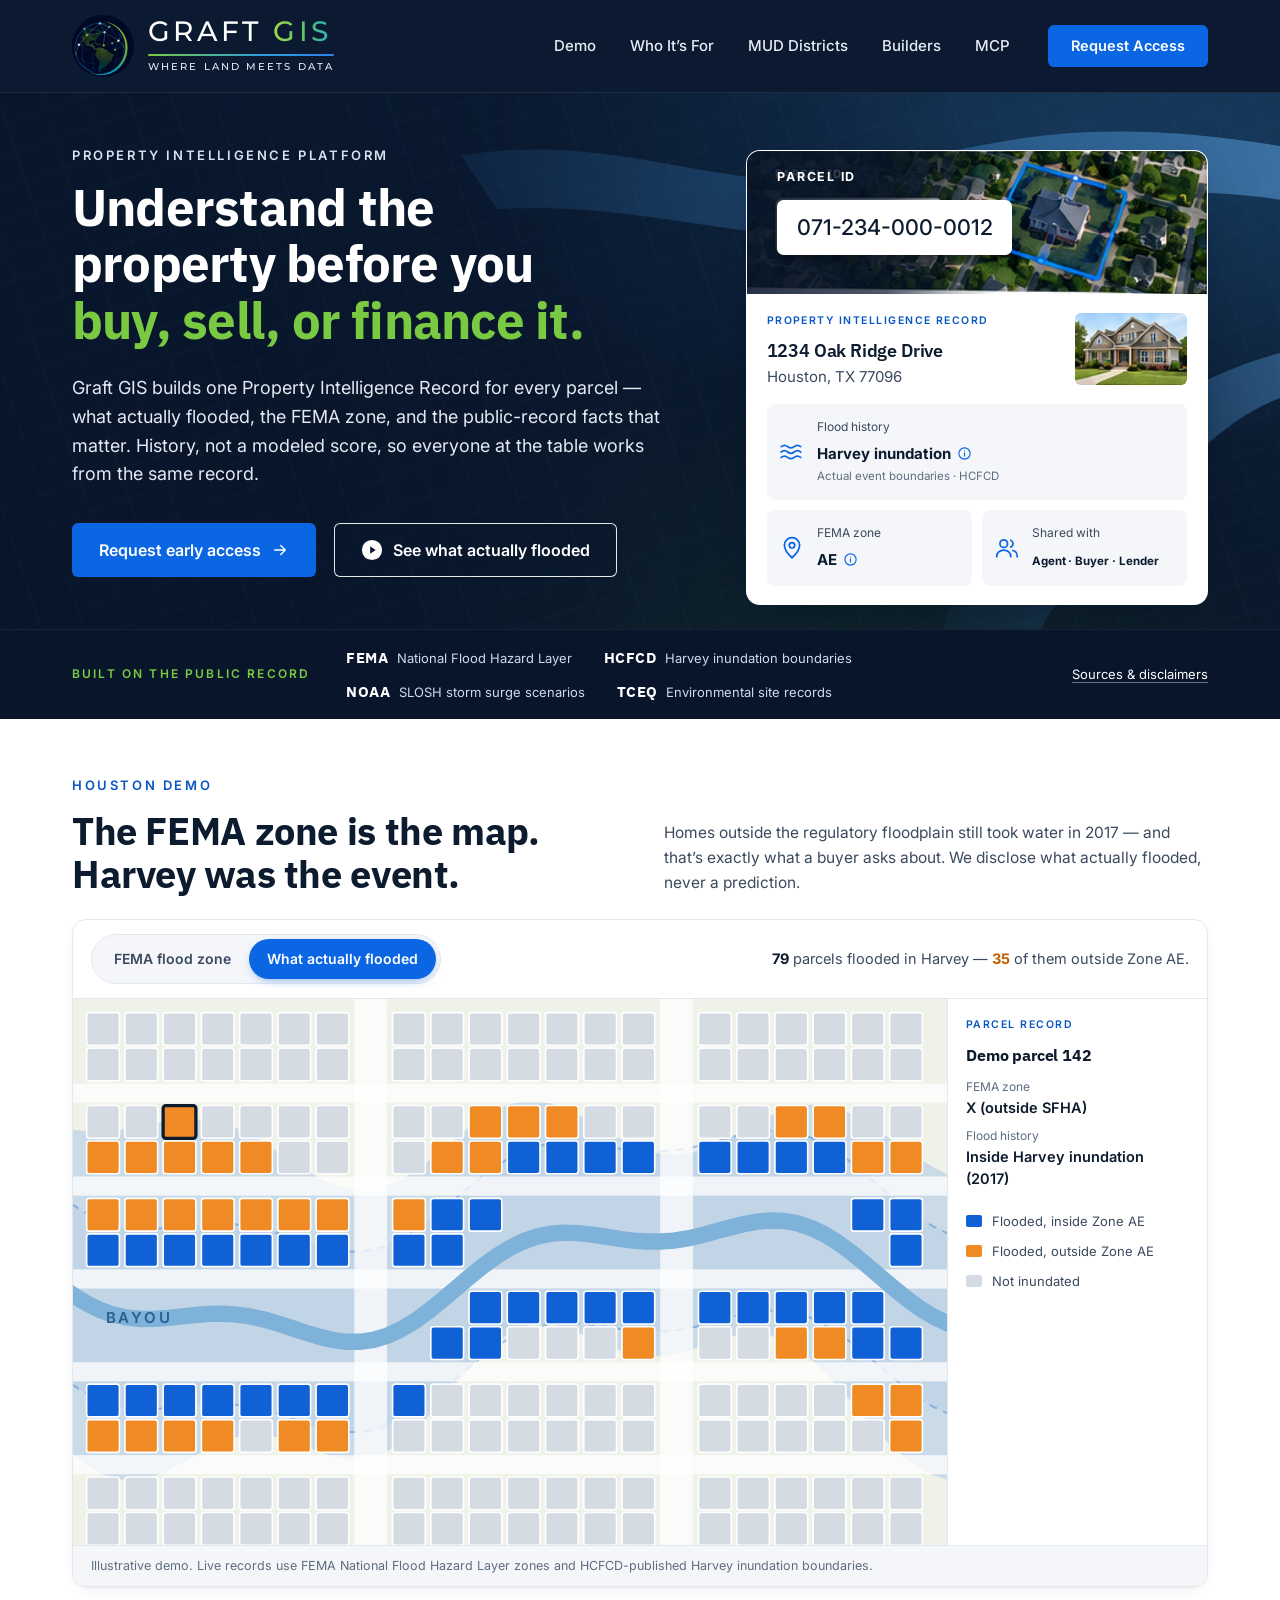
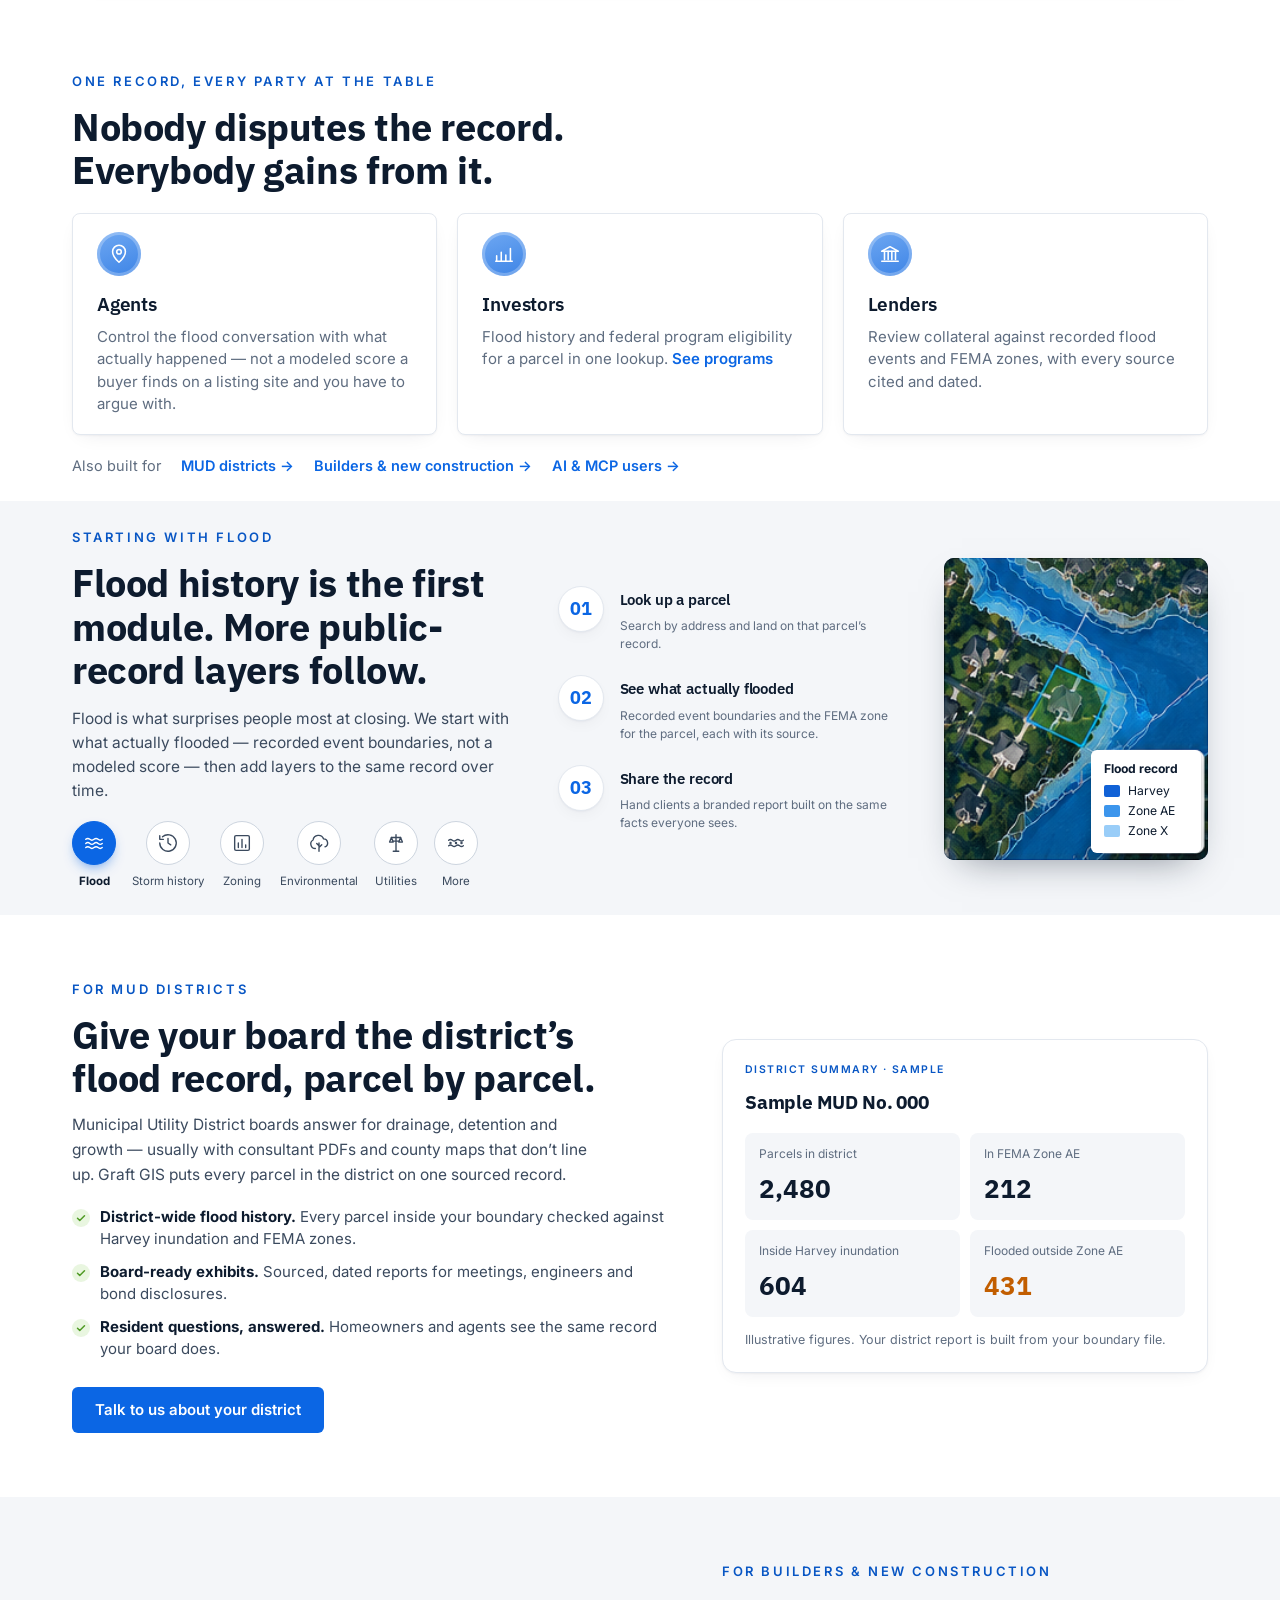
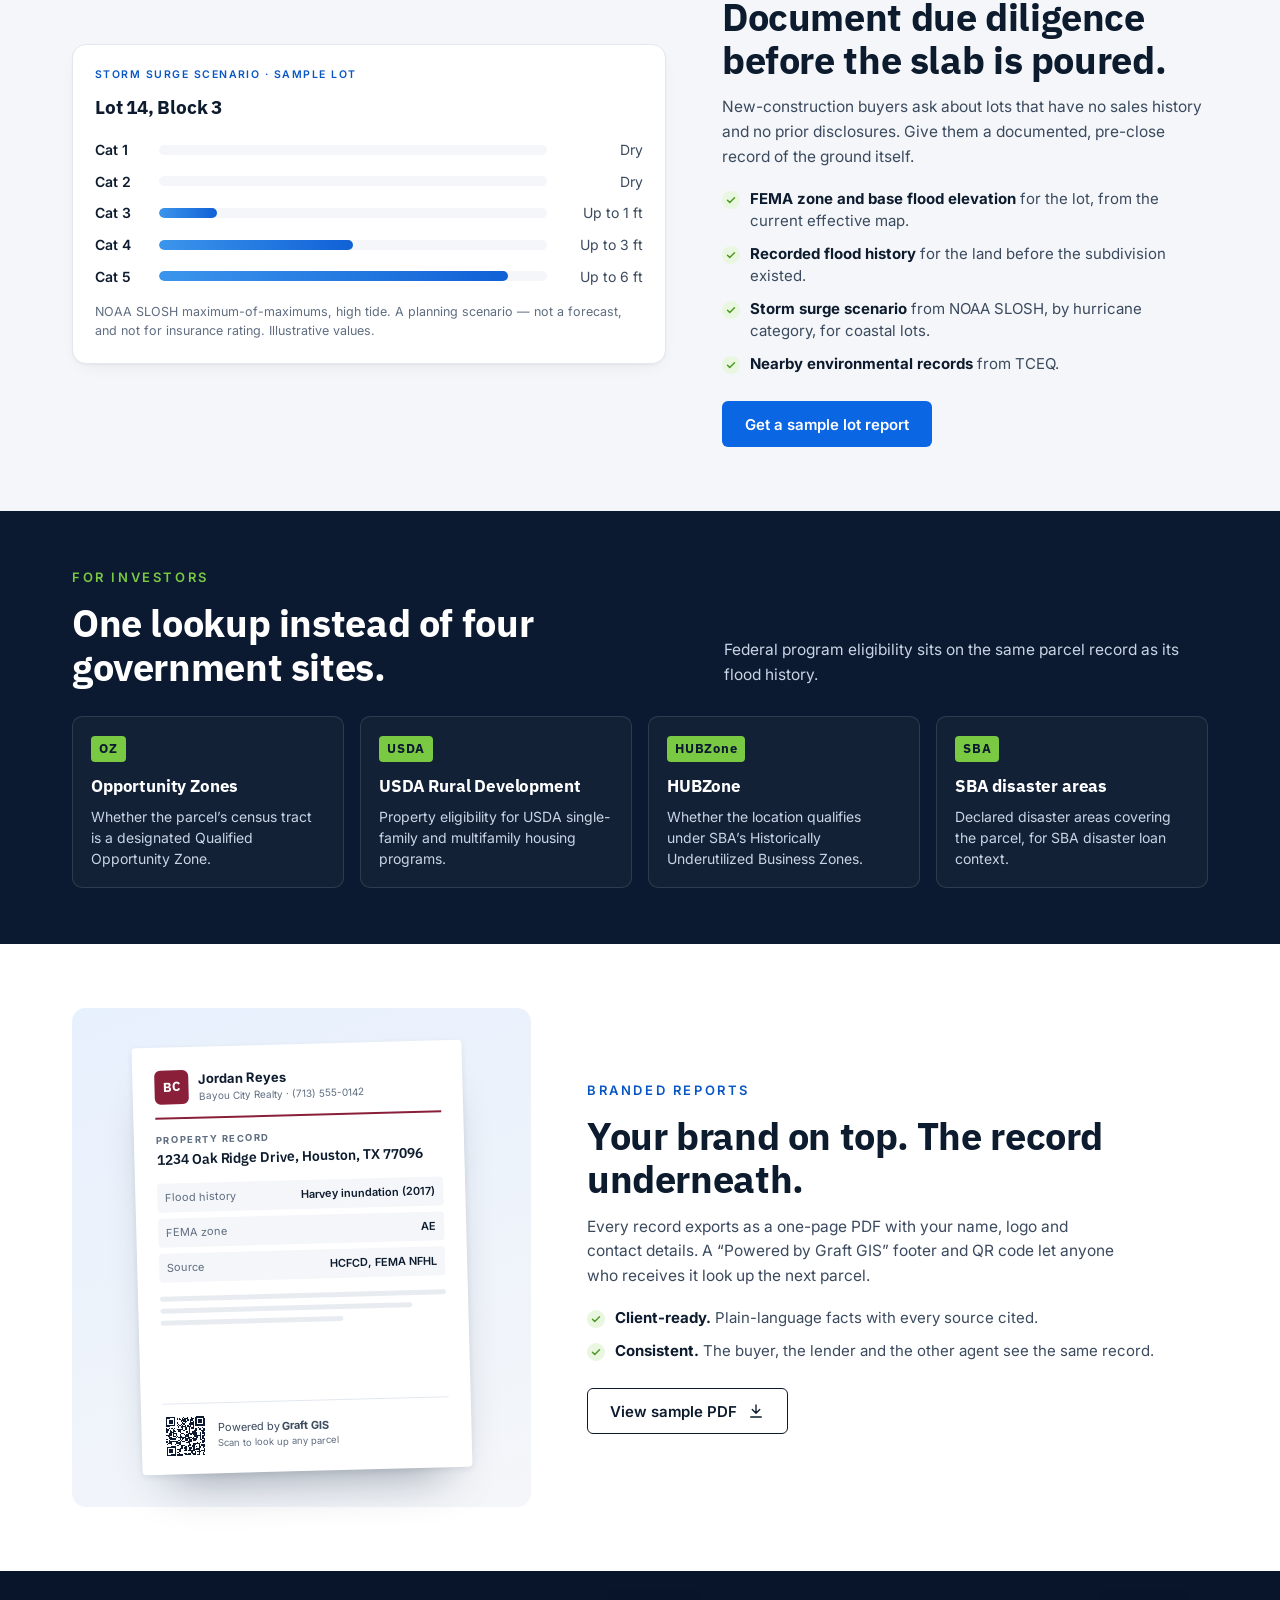
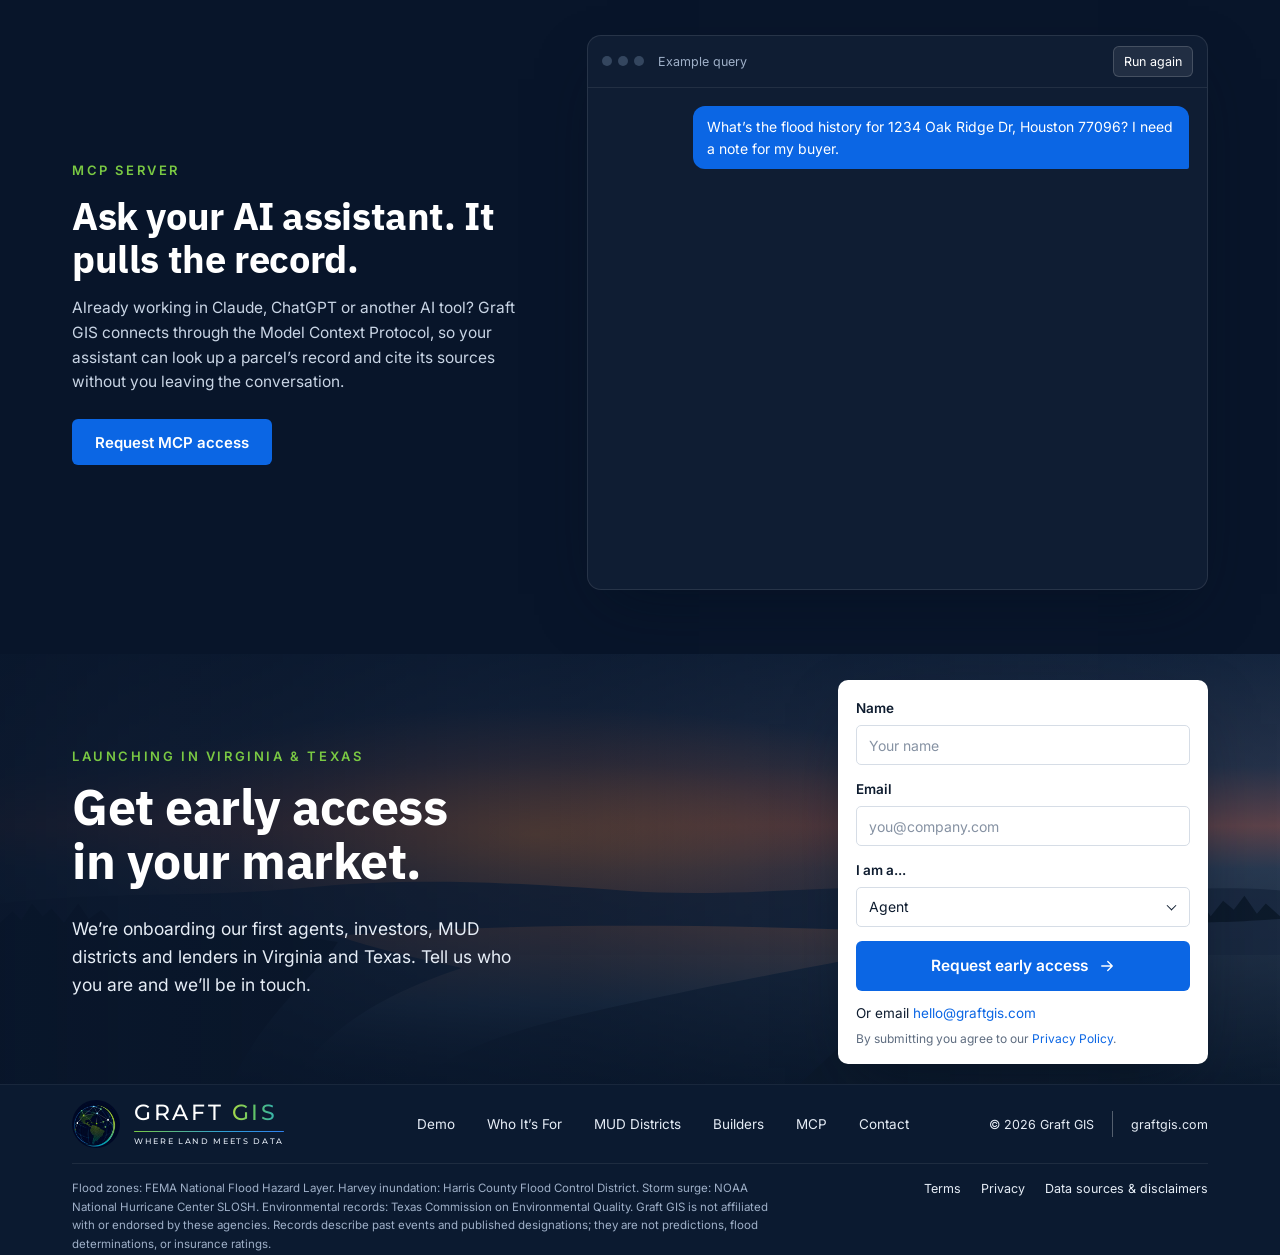
<file: index.html>
<!doctype html>
<html lang="en">
<head>
  <meta charset="utf-8">
  <meta name="viewport" content="width=device-width, initial-scale=1">
  <title>Graft GIS — Property Intelligence Platform</title>
  <meta name="description" content="Graft GIS builds one Property Intelligence Record for every parcel — what actually flooded, the FEMA zone, and the public-record facts that matter, for agents, investors, MUD districts and lenders.">
  <meta name="theme-color" content="#0b1a30">
  <link rel="icon" type="image/png" href="assets/img/logo-globe.png">
  <meta property="og:title" content="Graft GIS — Where Land Meets Data">
  <meta property="og:description" content="Disclose the record, not a guess. See what actually flooded before you buy, sell, build, or finance.">
  <meta property="og:image" content="assets/img/graft-gis-logo-full.jpg">

  <link rel="preconnect" href="https://fonts.googleapis.com">
  <link rel="preconnect" href="https://fonts.gstatic.com" crossorigin>
  <link href="https://fonts.googleapis.com/css2?family=IBM+Plex+Sans:wght@500;600;700&family=IBM+Plex+Mono:wght@400;500&family=Inter:wght@400;500;600;700&family=Montserrat:wght@500;600&display=swap" rel="stylesheet">
  <link rel="stylesheet" href="assets/css/styles.css">
</head>
<body>

  <!-- ============ HEADER ============ -->
  <header class="site-header" id="top">
    <div class="container header-inner">
      <a href="#top" class="brand" aria-label="Graft GIS home">
        <img src="assets/img/logo-globe.png" alt="" class="brand-globe" width="62" height="62">
        <span class="brand-text">
          <span class="brand-name">GRAFT <span class="brand-gis">GIS</span></span>
          <span class="brand-tagline">WHERE LAND MEETS DATA</span>
        </span>
      </a>

      <button class="nav-toggle" aria-label="Open menu" aria-expanded="false" aria-controls="site-nav">
        <span></span><span></span><span></span>
      </button>

      <nav class="site-nav" id="site-nav" aria-label="Primary">
        <a href="#demo">Demo</a>
        <a href="#who-its-for">Who It’s For</a>
        <a href="#mud">MUD Districts</a>
        <a href="#builders">Builders</a>
        <a href="#mcp">MCP</a>
        <a href="#contact" class="btn btn-primary btn-sm js-request">Request Access</a>
      </nav>
    </div>
  </header>

  <main>

    <!-- ============ HERO ============ -->
    <section class="hero" id="about">
      <div class="hero-bg" aria-hidden="true">
        <svg class="hero-terrain" viewBox="0 0 1440 600" preserveAspectRatio="xMidYMid slice">
          <defs>
            <linearGradient id="river" x1="0" y1="0" x2="1" y2="0">
              <stop offset="0" stop-color="#2b6aa8" stop-opacity=".15"/>
              <stop offset=".6" stop-color="#3f87c9" stop-opacity=".45"/>
              <stop offset="1" stop-color="#5aa0de" stop-opacity=".55"/>
            </linearGradient>
            <pattern id="parcels" width="46" height="34" patternUnits="userSpaceOnUse" patternTransform="rotate(-18)">
              <path d="M0 0H46M0 0V34" stroke="#9fc3e8" stroke-opacity=".07" fill="none"/>
            </pattern>
          </defs>
          <rect width="1440" height="600" fill="url(#parcels)"/>
          <path d="M520 70 C 700 40, 820 120, 960 90 S 1200 20, 1440 60 L1440 120 C 1250 90, 1150 150, 990 160 S 720 120, 560 130 Z" fill="url(#river)"/>
          <path d="M1060 600 C 1080 500, 1180 440, 1260 380 S 1400 300, 1440 290 L1440 340 C 1380 360, 1320 420, 1290 470 S 1180 560, 1170 600 Z" fill="url(#river)" opacity=".7"/>
        </svg>
      </div>

      <div class="container hero-inner">
        <div class="hero-copy">
          <p class="eyebrow eyebrow-light">Property Intelligence Platform</p>
          <h1>Understand the<br class="br-lg"> property before you<br class="br-lg"> <span class="text-green">buy, sell, or finance&nbsp;it.</span></h1>
          <p class="hero-lead">Graft GIS builds one Property Intelligence Record for every parcel — what actually flooded, the FEMA zone, and the public-record facts that matter. History, not a modeled score, so everyone at the table works from the same record.</p>
          <div class="hero-actions">
            <a href="#contact" class="btn btn-primary btn-lg js-request">
              Request early access
              <svg class="i" viewBox="0 0 24 24" aria-hidden="true"><path d="M5 12h14M13 6l6 6-6 6"/></svg>
            </a>
            <a href="#demo" class="btn btn-outline-light btn-lg">
              <svg class="i-play" viewBox="0 0 24 24" aria-hidden="true"><circle cx="12" cy="12" r="11" fill="#fff"/><path d="M10 8l6 4-6 4z" fill="#0b1a30"/></svg>
              See what actually flooded
            </a>
          </div>
        </div>

        <!-- Property Intelligence Record card -->
        <article class="record-card" aria-label="Sample Property Intelligence Record">
          <div class="record-aerial">
            <div class="record-parcel">
              <span class="record-parcel-label">Parcel ID</span>
              <span class="record-parcel-input">071-234-000-0012</span>
            </div>
          </div>
          <div class="record-body">
            <div class="record-head">
              <div>
                <p class="eyebrow eyebrow-sm">Property Intelligence Record</p>
                <h2 class="record-address">1234 Oak Ridge Drive</h2>
                <p class="record-city">Houston, TX 77096</p>
              </div>
              <img src="assets/img/house.png" alt="Front of 1234 Oak Ridge Drive" class="record-house" width="104" height="66">
            </div>

            <div class="record-grid">
              <div class="record-tile record-tile-wide">
                <svg class="tile-icon" viewBox="0 0 24 24" aria-hidden="true"><path d="M2 7c2-1.6 4-1.6 6 0s4 1.6 6 0 4-1.6 6 0"/><path d="M2 12c2-1.6 4-1.6 6 0s4 1.6 6 0 4-1.6 6 0"/><path d="M2 17c2-1.6 4-1.6 6 0s4 1.6 6 0 4-1.6 6 0"/></svg>
                <div>
                  <span class="tile-label">Flood history</span>
                  <span class="tile-value">Harvey inundation <svg class="i-info" viewBox="0 0 24 24" aria-label="Inside the recorded Hurricane Harvey (2017) inundation boundary" role="img"><title>Inside the recorded Hurricane Harvey (2017) inundation boundary</title><circle cx="12" cy="12" r="9"/><path d="M12 11v5M12 8h.01"/></svg></span>
                  <span class="tile-note">Actual event boundaries · HCFCD</span>
                </div>
              </div>
              <div class="record-tile">
                <svg class="tile-icon" viewBox="0 0 24 24" aria-hidden="true"><path d="M12 21s-7-6.2-7-11.5A7 7 0 0 1 19 9.5C19 14.8 12 21 12 21z"/><circle cx="12" cy="9.5" r="2.5"/></svg>
                <div>
                  <span class="tile-label">FEMA zone</span>
                  <span class="tile-value">AE <svg class="i-info" viewBox="0 0 24 24" aria-label="FEMA Special Flood Hazard Area with base flood elevation" role="img"><title>FEMA Special Flood Hazard Area with base flood elevation</title><circle cx="12" cy="12" r="9"/><path d="M12 11v5M12 8h.01"/></svg></span>
                </div>
              </div>
              <div class="record-tile">
                <svg class="tile-icon" viewBox="0 0 24 24" aria-hidden="true"><circle cx="9" cy="8" r="3.5"/><path d="M2.5 20c0-3.6 2.9-6 6.5-6s6.5 2.4 6.5 6"/><path d="M15.5 4.8a3.5 3.5 0 0 1 0 6.4M17.5 14.3c2.4.6 4 2.7 4 5.7"/></svg>
                <div>
                  <span class="tile-label">Shared with</span>
                  <span class="tile-value tile-value-sm">Agent · Buyer · Lender</span>
                </div>
              </div>
            </div>
          </div>
        </article>
      </div>
    </section>

    <!-- ============ SOURCES ============ -->
    <section class="sources" aria-labelledby="sources-title">
      <div class="container sources-inner">
        <p class="sources-title" id="sources-title">Built on the public record</p>
        <ul class="sources-list">
          <li><strong>FEMA</strong><span>National Flood Hazard Layer</span></li>
          <li><strong>HCFCD</strong><span>Harvey inundation boundaries</span></li>
          <li><strong>NOAA</strong><span>SLOSH storm surge scenarios</span></li>
          <li><strong>TCEQ</strong><span>Environmental site records</span></li>
        </ul>
        <a href="legal.html#data" class="sources-link">Sources &amp; disclaimers</a>
      </div>
    </section>

    <!-- ============ HOUSTON DEMO MAP ============ -->
    <section class="section demo" id="demo">
      <div class="container">
        <div class="demo-head">
          <div>
            <p class="eyebrow">Houston demo</p>
            <h2 class="section-title">The FEMA zone is the map. Harvey was the event.</h2>
          </div>
          <p class="demo-lead">Homes outside the regulatory floodplain still took water in 2017 — and that’s exactly what a buyer asks about. We disclose what actually flooded, never a prediction.</p>
        </div>

        <div class="demo-card">
          <div class="demo-toolbar">
            <div class="toggle" role="group" aria-label="Map layer">
              <button type="button" class="toggle-btn" data-layer="fema" aria-pressed="false">FEMA flood zone</button>
              <button type="button" class="toggle-btn" data-layer="harvey" aria-pressed="true">What actually flooded</button>
            </div>
            <p class="demo-stat" id="demo-stat" aria-live="polite"></p>
          </div>

          <div class="demo-body">
            <svg class="demo-map" id="demo-map" viewBox="0 0 640 400" role="img" aria-label="Illustrative Houston neighborhood map showing FEMA flood zone and Harvey inundation by parcel"></svg>

            <aside class="demo-side">
              <div class="demo-readout" id="demo-readout" aria-live="polite">
                <p class="eyebrow eyebrow-sm">Parcel record</p>
                <p class="demo-readout-empty">Select a parcel on the map to see its record.</p>
              </div>
              <ul class="demo-legend" id="demo-legend"></ul>
            </aside>
          </div>
          <p class="demo-note">Illustrative demo. Live records use FEMA National Flood Hazard Layer zones and HCFCD-published Harvey inundation boundaries.</p>
        </div>
      </div>
    </section>

    <!-- ============ WHO IT'S FOR ============ -->
    <section class="section views" id="who-its-for">
      <div class="container">
        <p class="eyebrow">One record, every party at the table</p>
        <h2 class="section-title">Nobody disputes the record. Everybody gains from it.</h2>

        <div class="views-grid">
          <article class="view-card">
            <span class="view-icon" aria-hidden="true">
              <svg viewBox="0 0 24 24"><path d="M12 21s-7-6.2-7-11.5A7 7 0 0 1 19 9.5C19 14.8 12 21 12 21z"/><circle cx="12" cy="9.5" r="2.5"/></svg>
            </span>
            <h3>Agents</h3>
            <p>Control the flood conversation with what actually happened — not a modeled score a buyer finds on a listing site and you have to argue with.</p>
          </article>
          <article class="view-card">
            <span class="view-icon" aria-hidden="true">
              <svg viewBox="0 0 24 24"><path d="M4 20V14M9 20V10M14 20v-7M19 20V6"/><path d="M3 20h18"/></svg>
            </span>
            <h3>Investors</h3>
            <p>Flood history and federal program eligibility for a parcel in one lookup. <a href="#programs" class="text-link">See programs</a></p>
          </article>
          <article class="view-card">
            <span class="view-icon" aria-hidden="true">
              <svg viewBox="0 0 24 24"><path d="M3 9l9-5 9 5"/><path d="M4 9h16"/><path d="M6 9v9M10 9v9M14 9v9M18 9v9"/><path d="M3 20h18"/></svg>
            </span>
            <h3>Lenders</h3>
            <p>Review collateral against recorded flood events and FEMA zones, with every source cited and dated.</p>
          </article>
        </div>

        <p class="views-more">Also built for
          <a href="#mud">MUD districts</a>
          <a href="#builders">Builders &amp; new construction</a>
          <a href="#mcp">AI &amp; MCP users</a>
        </p>
      </div>
    </section>

    <!-- ============ FLOOD ============ -->
    <section class="section flood" id="flood">
      <div class="container flood-inner">
        <div class="flood-copy">
          <p class="eyebrow">Starting with flood</p>
          <h2 class="section-title">Flood history is the first module. More public-record layers follow.</h2>
          <p class="flood-lead">Flood is what surprises people most at closing. We start with what actually flooded — recorded event boundaries, not a modeled score — then add layers to the same record over time.</p>

          <ul class="modules" aria-label="Record modules">
            <li class="module is-active">
              <span class="module-icon"><svg viewBox="0 0 24 24" aria-hidden="true"><path d="M3 8c1.5-1.3 3-1.3 4.5 0s3 1.3 4.5 0 3-1.3 4.5 0 3 1.3 4.5 0"/><path d="M3 12.5c1.5-1.3 3-1.3 4.5 0s3 1.3 4.5 0 3-1.3 4.5 0 3 1.3 4.5 0"/><path d="M3 17c1.5-1.3 3-1.3 4.5 0s3 1.3 4.5 0 3-1.3 4.5 0 3 1.3 4.5 0"/></svg></span>
              <span class="module-label">Flood</span>
            </li>
            <li class="module" title="Coming soon">
              <span class="module-icon"><svg viewBox="0 0 24 24" aria-hidden="true"><path d="M3 12a9 9 0 1 0 3-6.7"/><path d="M3 4v4h4"/><path d="M12 7v5l3 2"/></svg></span>
              <span class="module-label">Storm history</span>
            </li>
            <li class="module" title="Coming soon">
              <span class="module-icon"><svg viewBox="0 0 24 24" aria-hidden="true"><rect x="4" y="4" width="16" height="16" rx="1.5"/><path d="M8 17v-5M12 17V8M16 17v-3"/></svg></span>
              <span class="module-label">Zoning</span>
            </li>
            <li class="module" title="Coming soon">
              <span class="module-icon"><svg viewBox="0 0 24 24" aria-hidden="true"><path d="M8 18a5 5 0 0 1-2.5-9.3A6 6 0 0 1 17 7.5a4.5 4.5 0 0 1 1.5 8.7"/><path d="M12 21v-9M12 15l-2.5-2.5M12 17l3-3"/></svg></span>
              <span class="module-label">Environmental</span>
            </li>
            <li class="module" title="Coming soon">
              <span class="module-icon"><svg viewBox="0 0 24 24" aria-hidden="true"><path d="M12 3v18M7 6h10M8 10h8"/><path d="M7 6l-2 5h4zM17 6l-2 5h4z"/><path d="M9 21h6"/></svg></span>
              <span class="module-label">Utilities</span>
            </li>
            <li class="module" title="Coming soon">
              <span class="module-icon"><svg viewBox="0 0 24 24" aria-hidden="true"><path d="M4 9c1.3-1 2.7-1 4 0s2.7 1 4 0 2.7-1 4 0 2.7 1 4 0"/><path d="M4 15c1.3-1 2.7-1 4 0s2.7 1 4 0 2.7-1 4 0 2.7 1 4 0"/><circle cx="6" cy="12" r=".6"/><circle cx="12" cy="12" r=".6"/><circle cx="18" cy="12" r=".6"/></svg></span>
              <span class="module-label">More</span>
            </li>
          </ul>
        </div>

        <ol class="steps" id="how-it-works" aria-label="How it works">
          <li class="step">
            <span class="step-num">01</span>
            <div>
              <h3>Look up a parcel</h3>
              <p>Search by address and land on that parcel’s record.</p>
            </div>
          </li>
          <li class="step">
            <span class="step-num">02</span>
            <div>
              <h3>See what actually flooded</h3>
              <p>Recorded event boundaries and the FEMA zone for the parcel, each with its source.</p>
            </div>
          </li>
          <li class="step">
            <span class="step-num">03</span>
            <div>
              <h3>Share the record</h3>
              <p>Hand clients a branded report built on the same facts everyone sees.</p>
            </div>
          </li>
        </ol>

        <figure class="flood-map" aria-label="Flood record map of a parcel">
          <img src="assets/img/flood-map.png" alt="Aerial map with a highlighted parcel and shaded flood record layers along the bayou" width="223" height="255">
          <figcaption class="map-legend">
            <strong>Flood record</strong>
            <span><i class="sw sw-high"></i>Harvey</span>
            <span><i class="sw sw-mod"></i>Zone AE</span>
            <span><i class="sw sw-low"></i>Zone X</span>
          </figcaption>
        </figure>
      </div>
    </section>

    <!-- ============ MUD DISTRICTS ============ -->
    <section class="section persona" id="mud">
      <div class="container persona-inner">
        <div class="persona-copy">
          <p class="eyebrow">For MUD districts</p>
          <h2 class="section-title">Give your board the district’s flood record, parcel by parcel.</h2>
          <p class="persona-lead">Municipal Utility District boards answer for drainage, detention and growth — usually with consultant PDFs and county maps that don’t line up. Graft GIS puts every parcel in the district on one sourced record.</p>
          <ul class="checklist">
            <li><strong>District-wide flood history.</strong> Every parcel inside your boundary checked against Harvey inundation and FEMA zones.</li>
            <li><strong>Board-ready exhibits.</strong> Sourced, dated reports for meetings, engineers and bond disclosures.</li>
            <li><strong>Resident questions, answered.</strong> Homeowners and agents see the same record your board does.</li>
          </ul>
          <a href="#contact" class="btn btn-primary js-request" data-role="MUD administrator">Talk to us about your district</a>
        </div>

        <div class="panel" aria-label="Sample MUD district summary">
          <div class="panel-head">
            <p class="eyebrow eyebrow-sm">District summary · sample</p>
            <h3>Sample MUD No. 000</h3>
          </div>
          <dl class="panel-stats">
            <div><dt>Parcels in district</dt><dd>2,480</dd></div>
            <div><dt>In FEMA Zone AE</dt><dd>212</dd></div>
            <div><dt>Inside Harvey inundation</dt><dd>604</dd></div>
            <div><dt>Flooded outside Zone AE</dt><dd class="dd-accent">431</dd></div>
          </dl>
          <p class="panel-note">Illustrative figures. Your district report is built from your boundary file.</p>
        </div>
      </div>
    </section>

    <!-- ============ BUILDERS ============ -->
    <section class="section persona persona-alt" id="builders">
      <div class="container persona-inner persona-inner-flip">
        <div class="persona-copy">
          <p class="eyebrow">For builders &amp; new construction</p>
          <h2 class="section-title">Document due diligence before the slab is poured.</h2>
          <p class="persona-lead">New-construction buyers ask about lots that have no sales history and no prior disclosures. Give them a documented, pre-close record of the ground itself.</p>
          <ul class="checklist">
            <li><strong>FEMA zone and base flood elevation</strong> for the lot, from the current effective map.</li>
            <li><strong>Recorded flood history</strong> for the land before the subdivision existed.</li>
            <li><strong>Storm surge scenario</strong> from NOAA SLOSH, by hurricane category, for coastal lots.</li>
            <li><strong>Nearby environmental records</strong> from TCEQ.</li>
          </ul>
          <a href="#contact" class="btn btn-primary js-request" data-role="New construction agent">Get a sample lot report</a>
        </div>

        <div class="panel" aria-label="Sample storm surge scenario for a lot">
          <div class="panel-head">
            <p class="eyebrow eyebrow-sm">Storm surge scenario · sample lot</p>
            <h3>Lot 14, Block 3</h3>
          </div>
          <ol class="surge">
            <li><span class="surge-cat">Cat 1</span><span class="surge-bar"><i style="--d:0"></i></span><span class="surge-val">Dry</span></li>
            <li><span class="surge-cat">Cat 2</span><span class="surge-bar"><i style="--d:0"></i></span><span class="surge-val">Dry</span></li>
            <li><span class="surge-cat">Cat 3</span><span class="surge-bar"><i style="--d:.15"></i></span><span class="surge-val">Up to 1 ft</span></li>
            <li><span class="surge-cat">Cat 4</span><span class="surge-bar"><i style="--d:.5"></i></span><span class="surge-val">Up to 3 ft</span></li>
            <li><span class="surge-cat">Cat 5</span><span class="surge-bar"><i style="--d:.9"></i></span><span class="surge-val">Up to 6 ft</span></li>
          </ol>
          <p class="panel-note">NOAA SLOSH maximum-of-maximums, high tide. A planning scenario — not a forecast, and not for insurance rating. Illustrative values.</p>
        </div>
      </div>
    </section>

    <!-- ============ FEDERAL PROGRAMS ============ -->
    <section class="section programs" id="programs">
      <div class="container">
        <div class="programs-head">
          <div>
            <p class="eyebrow">For investors</p>
            <h2 class="section-title">One lookup instead of four government sites.</h2>
          </div>
          <p class="programs-lead">Federal program eligibility sits on the same parcel record as its flood history.</p>
        </div>
        <ul class="programs-grid">
          <li class="program">
            <span class="program-tag">OZ</span>
            <h3>Opportunity Zones</h3>
            <p>Whether the parcel’s census tract is a designated Qualified Opportunity Zone.</p>
          </li>
          <li class="program">
            <span class="program-tag">USDA</span>
            <h3>USDA Rural Development</h3>
            <p>Property eligibility for USDA single-family and multifamily housing programs.</p>
          </li>
          <li class="program">
            <span class="program-tag">HUBZone</span>
            <h3>HUBZone</h3>
            <p>Whether the location qualifies under SBA’s Historically Underutilized Business Zones.</p>
          </li>
          <li class="program">
            <span class="program-tag">SBA</span>
            <h3>SBA disaster areas</h3>
            <p>Declared disaster areas covering the parcel, for SBA disaster loan context.</p>
          </li>
        </ul>
      </div>
    </section>

    <!-- ============ BRANDED REPORT ============ -->
    <section class="section report" id="report">
      <div class="container report-inner">
        <div class="report-preview" aria-label="Sample branded report page">
          <div class="paper">
            <div class="paper-brand">
              <span class="paper-logo" aria-hidden="true">BC</span>
              <span>
                <strong>Jordan Reyes</strong>
                <small>Bayou City Realty · (713) 555-0142</small>
              </span>
            </div>
            <p class="paper-kicker">Property Record</p>
            <p class="paper-address">1234 Oak Ridge Drive, Houston, TX 77096</p>
            <dl class="paper-facts">
              <div><dt>Flood history</dt><dd>Harvey inundation (2017)</dd></div>
              <div><dt>FEMA zone</dt><dd>AE</dd></div>
              <div><dt>Source</dt><dd>HCFCD, FEMA NFHL</dd></div>
            </dl>
            <span class="paper-lines" aria-hidden="true"><i></i><i></i><i></i></span>
            <div class="paper-footer">
              <img src="assets/img/qr-report.svg" alt="QR code linking to graftgis.com" width="44" height="44">
              <span>Powered by <strong>Graft GIS</strong><small>Scan to look up any parcel</small></span>
            </div>
          </div>
        </div>

        <div class="report-copy">
          <p class="eyebrow">Branded reports</p>
          <h2 class="section-title">Your brand on top. The record underneath.</h2>
          <p class="persona-lead">Every record exports as a one-page PDF with your name, logo and contact details. A “Powered by Graft GIS” footer and QR code let anyone who receives it look up the next parcel.</p>
          <ul class="checklist">
            <li><strong>Client-ready.</strong> Plain-language facts with every source cited.</li>
            <li><strong>Consistent.</strong> The buyer, the lender and the other agent see the same record.</li>
          </ul>
          <a href="assets/sample-report.pdf" class="btn btn-outline-dark" target="_blank" rel="noopener">
            View sample PDF
            <svg class="i" viewBox="0 0 24 24" aria-hidden="true"><path d="M12 4v11M7 10l5 5 5-5M5 20h14"/></svg>
          </a>
        </div>
      </div>
    </section>

    <!-- ============ MCP ============ -->
    <section class="section mcp" id="mcp">
      <div class="container mcp-inner">
        <div class="mcp-copy">
          <p class="eyebrow eyebrow-green">MCP server</p>
          <h2>Ask your AI assistant. It pulls the record.</h2>
          <p>Already working in Claude, ChatGPT or another AI tool? Graft GIS connects through the Model Context Protocol, so your assistant can look up a parcel’s record and cite its sources without you leaving the conversation.</p>
          <a href="#contact" class="btn btn-primary js-request" data-role="Agent">Request MCP access</a>
        </div>

        <div class="terminal" aria-label="Example MCP query">
          <div class="terminal-bar">
            <span class="dots" aria-hidden="true"><i></i><i></i><i></i></span>
            <span>Example query</span>
            <button type="button" class="terminal-run" id="mcp-run">Run again</button>
          </div>
          <div class="terminal-body" id="mcp-body">
            <div class="msg msg-user">What’s the flood history for 1234 Oak Ridge Dr, Houston 77096? I need a note for my buyer.</div>
            <div class="msg msg-tool"><span class="tool-name">graftgis.get_parcel_record</span><code>{ "address": "1234 Oak Ridge Dr, Houston, TX 77096" }</code></div>
            <pre class="msg msg-json"><code>{
  "parcel_id": "071-234-000-0012",
  "fema_zone": "AE",
  "flood_history": [
    { "event": "Hurricane Harvey", "year": 2017,
      "inundated": true, "source": "HCFCD" }
  ],
  "sources": ["FEMA NFHL", "HCFCD"]
}</code></pre>
            <div class="msg msg-assistant">This parcel sits in FEMA Zone AE and falls inside the recorded Hurricane Harvey (2017) inundation boundary published by HCFCD. Suggested note: “Public records show this property is in a FEMA Special Flood Hazard Area and within the area that flooded during Hurricane Harvey.”</div>
          </div>
        </div>
      </div>
    </section>

    <!-- ============ CTA / EARLY ACCESS ============ -->
    <section class="cta" id="contact">
      <div class="cta-bg" aria-hidden="true"></div>
      <div class="container cta-inner">
        <div class="cta-copy">
          <p class="eyebrow eyebrow-green">Launching in Virginia &amp; Texas</p>
          <h2>Get early access<br> in your market.</h2>
          <p>We’re onboarding our first agents, investors, MUD districts and lenders in Virginia and Texas. Tell us who you are and we’ll be in touch.</p>
        </div>

        <div class="form-card">
          <form class="access-form" id="access-form" novalidate>
            <div class="field">
              <label for="name">Name</label>
              <input id="name" name="name" type="text" placeholder="Your name" autocomplete="name" required>
            </div>
            <div class="field">
              <label for="email">Email</label>
              <input id="email" name="email" type="email" placeholder="you@company.com" autocomplete="email" required>
            </div>
            <div class="field">
              <label for="role">I am a...</label>
              <div class="select-wrap">
                <select id="role" name="role">
                  <option value="Agent">Agent</option>
                  <option value="New construction agent">New construction agent</option>
                  <option value="Investor">Investor</option>
                  <option value="MUD administrator">MUD administrator</option>
                  <option value="Lender">Lender</option>
                  <option value="Other">Other</option>
                </select>
              </div>
            </div>
            <p class="form-error" id="form-error" role="alert" hidden></p>
            <button type="submit" class="btn btn-primary btn-block">
              Request early access
              <svg class="i" viewBox="0 0 24 24" aria-hidden="true"><path d="M5 12h14M13 6l6 6-6 6"/></svg>
            </button>
            <p class="form-alt">Or email <a href="mailto:hello@graftgis.com">hello@graftgis.com</a></p>
            <p class="form-legal">By submitting you agree to our <a href="legal.html#privacy">Privacy Policy</a>.</p>
          </form>

          <div class="form-success" id="form-success" hidden tabindex="-1">
            <span class="success-icon" aria-hidden="true"><svg viewBox="0 0 24 24"><path d="M5 12.5l4.5 4.5L19 7.5"/></svg></span>
            <h3>Thanks — you’re on the list.</h3>
            <p>We’ll be in touch as we open access in your market.</p>
          </div>
        </div>
      </div>
    </section>
  </main>

  <!-- ============ FOOTER ============ -->
  <footer class="site-footer">
    <div class="container footer-inner">
      <a href="#top" class="brand brand-footer" aria-label="Graft GIS home">
        <img src="assets/img/logo-globe.png" alt="" class="brand-globe" width="52" height="52">
        <span class="brand-text">
          <span class="brand-name">GRAFT <span class="brand-gis">GIS</span></span>
          <span class="brand-tagline">WHERE LAND MEETS DATA</span>
        </span>
      </a>

      <nav class="footer-nav" aria-label="Footer">
        <a href="#demo">Demo</a>
        <a href="#who-its-for">Who It’s For</a>
        <a href="#mud">MUD Districts</a>
        <a href="#builders">Builders</a>
        <a href="#mcp">MCP</a>
        <a href="#contact">Contact</a>
      </nav>

      <div class="footer-meta">
        <span>© <span id="year">2026</span> Graft GIS</span>
        <span class="footer-divider" aria-hidden="true"></span>
        <a href="https://graftgis.com">graftgis.com</a>
      </div>
    </div>

    <div class="container footer-legal">
      <p class="footer-attribution">Flood zones: FEMA National Flood Hazard Layer. Harvey inundation: Harris County Flood Control District. Storm surge: NOAA National Hurricane Center SLOSH. Environmental records: Texas Commission on Environmental Quality. Graft GIS is not affiliated with or endorsed by these agencies. Records describe past events and published designations; they are not predictions, flood determinations, or insurance ratings.</p>
      <nav class="footer-legal-nav" aria-label="Legal">
        <a href="legal.html#terms">Terms</a>
        <a href="legal.html#privacy">Privacy</a>
        <a href="legal.html#data">Data sources &amp; disclaimers</a>
      </nav>
    </div>
  </footer>

  <script src="assets/js/main.js"></script>
</body>
</html>
</file>
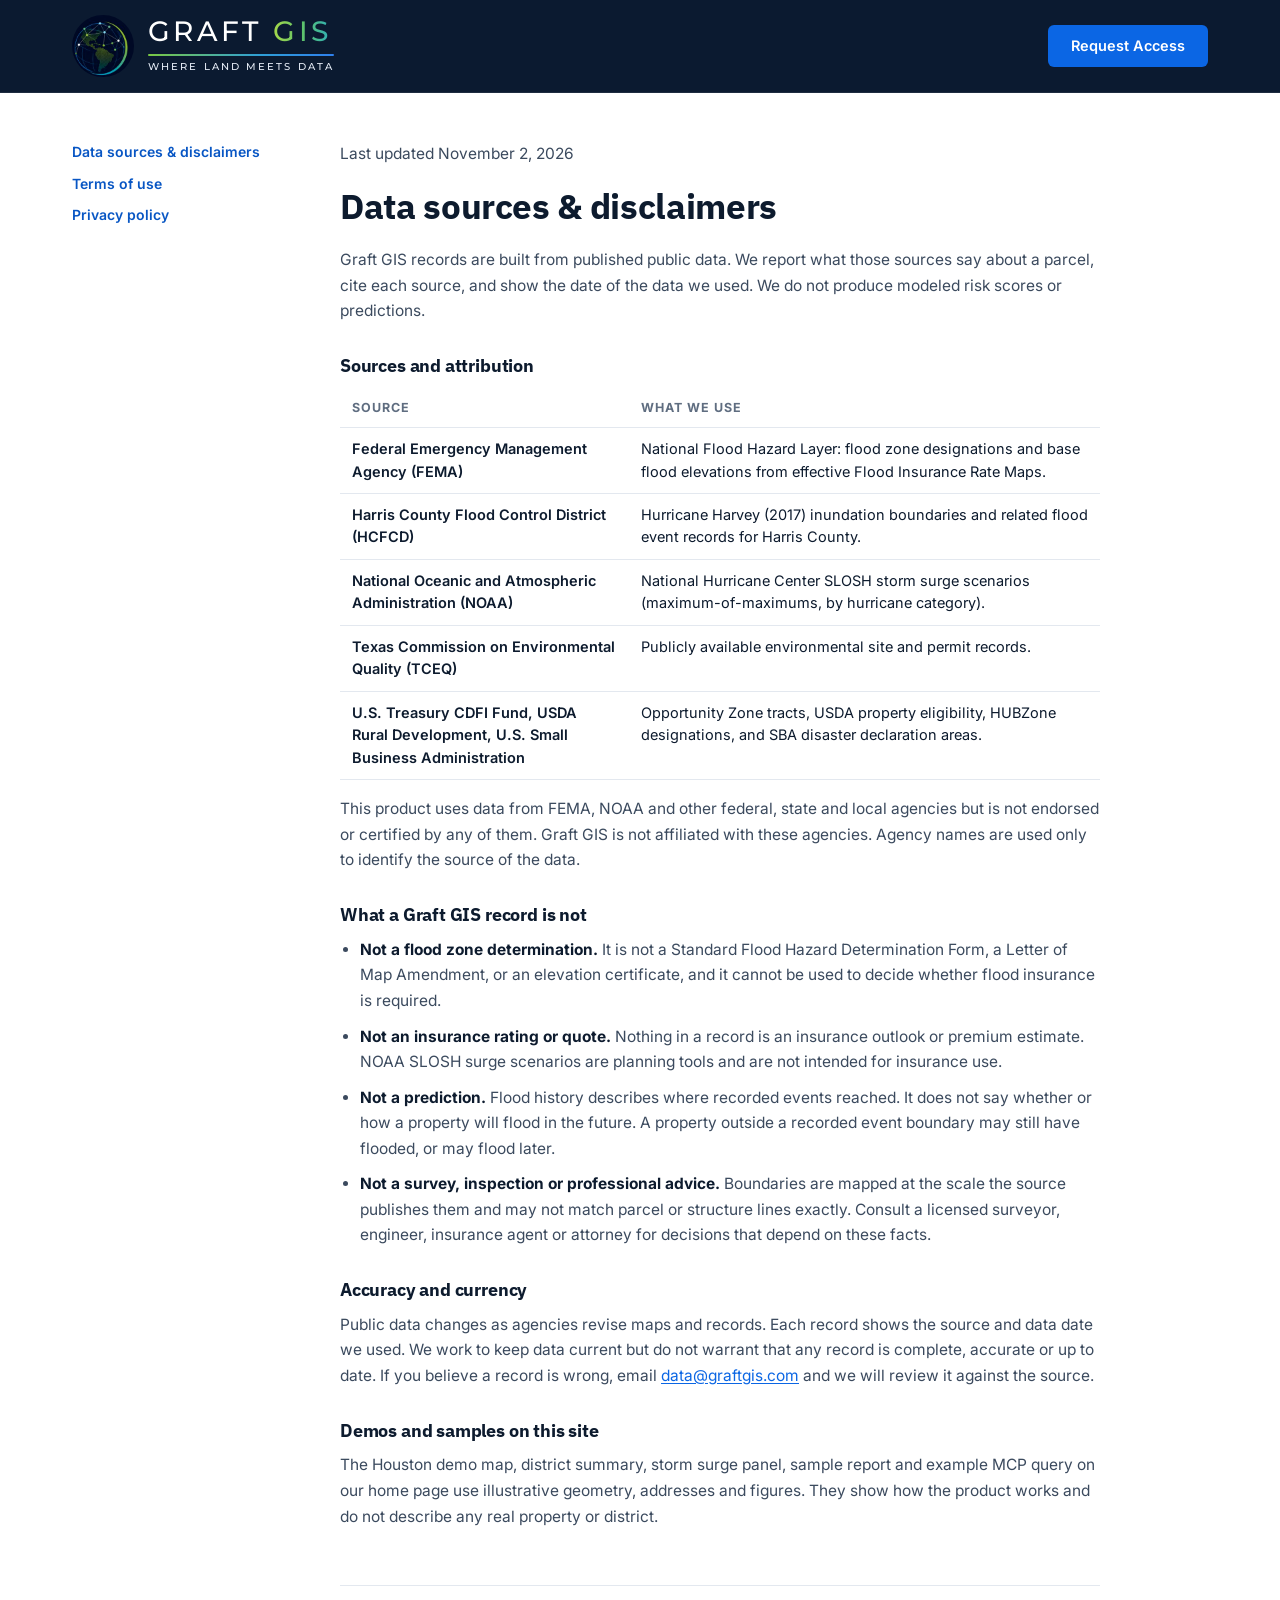
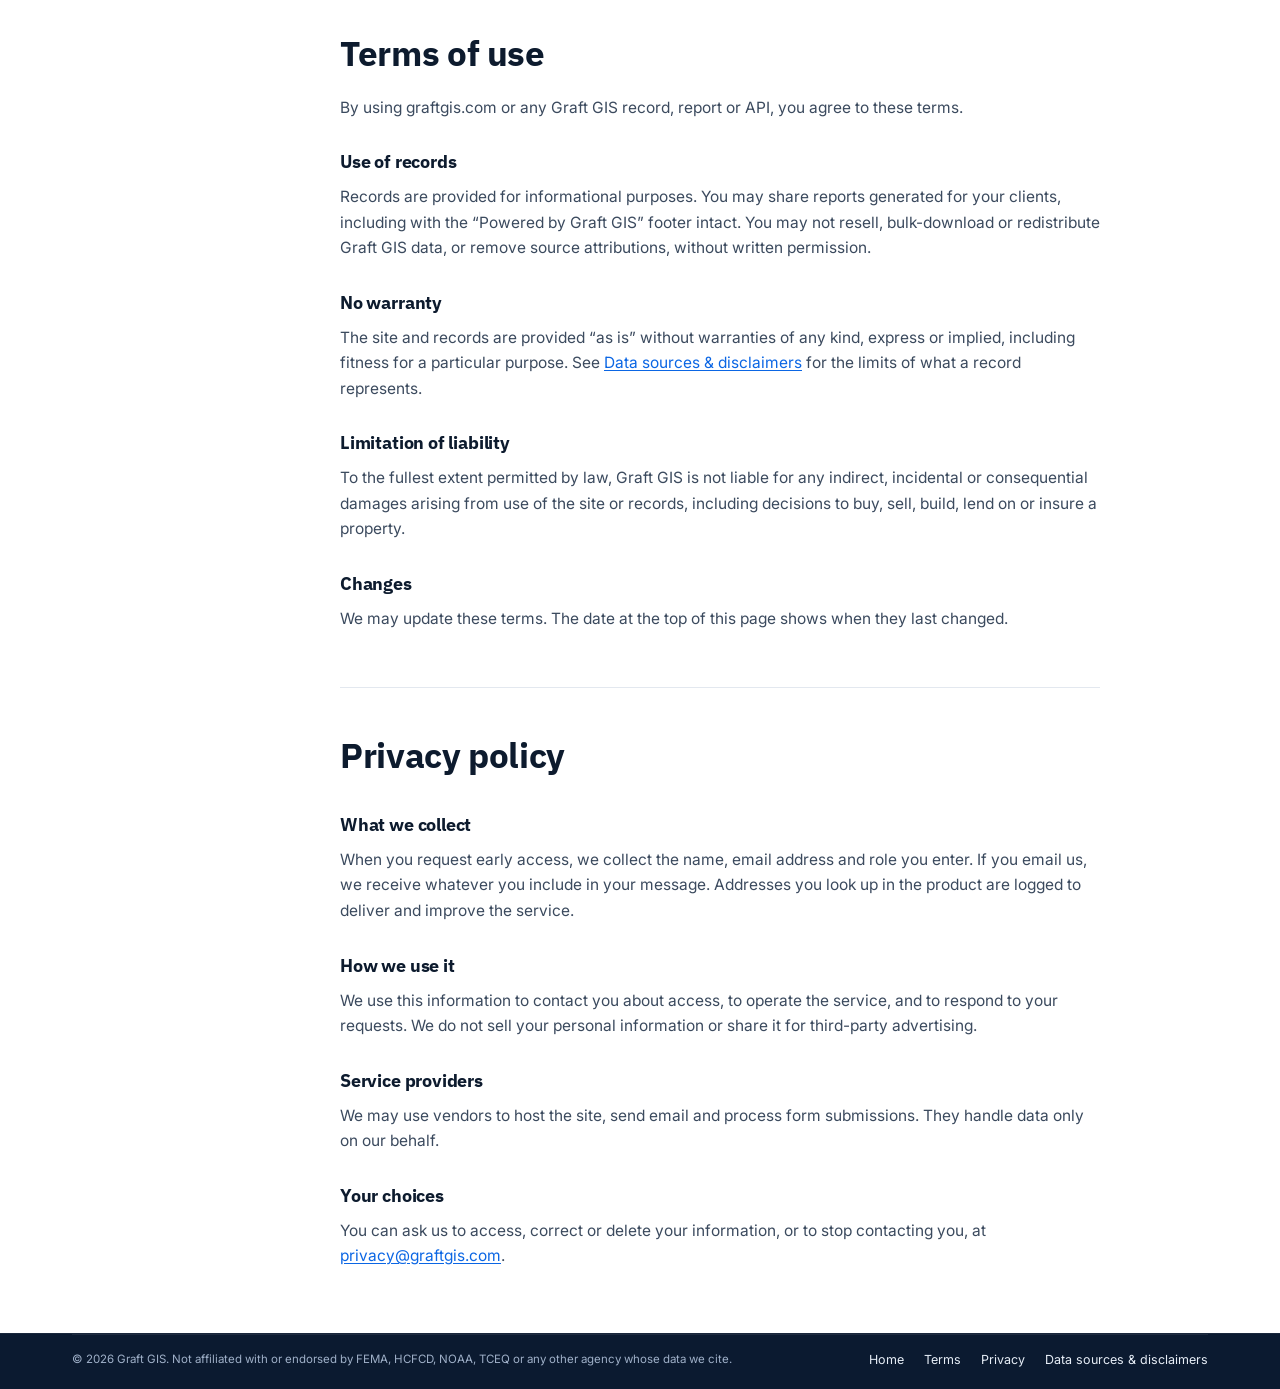
<file: legal.html>
<!doctype html>
<html lang="en">
<head>
  <meta charset="utf-8">
  <meta name="viewport" content="width=device-width, initial-scale=1">
  <title>Terms, Privacy &amp; Data Sources — Graft GIS</title>
  <meta name="description" content="Graft GIS terms of use, privacy policy, data sources, attribution and disclaimers.">
  <meta name="theme-color" content="#0b1a30">
  <link rel="icon" type="image/png" href="assets/img/logo-globe.png">

  <link rel="preconnect" href="https://fonts.googleapis.com">
  <link rel="preconnect" href="https://fonts.gstatic.com" crossorigin>
  <link href="https://fonts.googleapis.com/css2?family=IBM+Plex+Sans:wght@500;600;700&family=Inter:wght@400;500;600;700&family=Montserrat:wght@500;600&display=swap" rel="stylesheet">
  <link rel="stylesheet" href="assets/css/styles.css">
</head>
<body>
  <!-- TODO: have counsel review this page before launch. Drafted from the site's current behavior
       (lead form only, no accounts, no analytics) and the data sources listed below. -->

  <header class="site-header" id="top">
    <div class="container header-inner">
      <a href="index.html" class="brand" aria-label="Graft GIS home">
        <img src="assets/img/logo-globe.png" alt="" class="brand-globe" width="62" height="62">
        <span class="brand-text">
          <span class="brand-name">GRAFT <span class="brand-gis">GIS</span></span>
          <span class="brand-tagline">WHERE LAND MEETS DATA</span>
        </span>
      </a>
      <a href="index.html#contact" class="btn btn-primary btn-sm">Request Access</a>
    </div>
  </header>

  <main class="legal">
    <div class="container legal-inner">
      <nav class="legal-toc" aria-label="On this page">
        <a href="#data">Data sources &amp; disclaimers</a>
        <a href="#terms">Terms of use</a>
        <a href="#privacy">Privacy policy</a>
      </nav>

      <div class="legal-body">
        <p class="legal-updated">Last updated November 2, 2026</p>

        <section id="data">
          <h1>Data sources &amp; disclaimers</h1>
          <p>Graft GIS records are built from published public data. We report what those sources say about a parcel, cite each source, and show the date of the data we used. We do not produce modeled risk scores or predictions.</p>

          <h2>Sources and attribution</h2>
          <table class="legal-table">
            <thead><tr><th scope="col">Source</th><th scope="col">What we use</th></tr></thead>
            <tbody>
              <tr><td>Federal Emergency Management Agency (FEMA)</td><td>National Flood Hazard Layer: flood zone designations and base flood elevations from effective Flood Insurance Rate Maps.</td></tr>
              <tr><td>Harris County Flood Control District (HCFCD)</td><td>Hurricane Harvey (2017) inundation boundaries and related flood event records for Harris County.</td></tr>
              <tr><td>National Oceanic and Atmospheric Administration (NOAA)</td><td>National Hurricane Center SLOSH storm surge scenarios (maximum-of-maximums, by hurricane category).</td></tr>
              <tr><td>Texas Commission on Environmental Quality (TCEQ)</td><td>Publicly available environmental site and permit records.</td></tr>
              <tr><td>U.S. Treasury CDFI Fund, USDA Rural Development, U.S. Small Business Administration</td><td>Opportunity Zone tracts, USDA property eligibility, HUBZone designations, and SBA disaster declaration areas.</td></tr>
            </tbody>
          </table>
          <p>This product uses data from FEMA, NOAA and other federal, state and local agencies but is not endorsed or certified by any of them. Graft GIS is not affiliated with these agencies. Agency names are used only to identify the source of the data.</p>

          <h2>What a Graft GIS record is not</h2>
          <ul>
            <li><strong>Not a flood zone determination.</strong> It is not a Standard Flood Hazard Determination Form, a Letter of Map Amendment, or an elevation certificate, and it cannot be used to decide whether flood insurance is required.</li>
            <li><strong>Not an insurance rating or quote.</strong> Nothing in a record is an insurance outlook or premium estimate. NOAA SLOSH surge scenarios are planning tools and are not intended for insurance use.</li>
            <li><strong>Not a prediction.</strong> Flood history describes where recorded events reached. It does not say whether or how a property will flood in the future. A property outside a recorded event boundary may still have flooded, or may flood later.</li>
            <li><strong>Not a survey, inspection or professional advice.</strong> Boundaries are mapped at the scale the source publishes them and may not match parcel or structure lines exactly. Consult a licensed surveyor, engineer, insurance agent or attorney for decisions that depend on these facts.</li>
          </ul>

          <h2>Accuracy and currency</h2>
          <p>Public data changes as agencies revise maps and records. Each record shows the source and data date we used. We work to keep data current but do not warrant that any record is complete, accurate or up to date. If you believe a record is wrong, email <a href="mailto:data@graftgis.com">data@graftgis.com</a> and we will review it against the source.</p>

          <h2>Demos and samples on this site</h2>
          <p>The Houston demo map, district summary, storm surge panel, sample report and example MCP query on our home page use illustrative geometry, addresses and figures. They show how the product works and do not describe any real property or district.</p>
        </section>

        <section id="terms">
          <h1>Terms of use</h1>
          <p>By using graftgis.com or any Graft GIS record, report or API, you agree to these terms.</p>
          <h2>Use of records</h2>
          <p>Records are provided for informational purposes. You may share reports generated for your clients, including with the “Powered by Graft GIS” footer intact. You may not resell, bulk-download or redistribute Graft GIS data, or remove source attributions, without written permission.</p>
          <h2>No warranty</h2>
          <p>The site and records are provided “as is” without warranties of any kind, express or implied, including fitness for a particular purpose. See <a href="#data">Data sources &amp; disclaimers</a> for the limits of what a record represents.</p>
          <h2>Limitation of liability</h2>
          <p>To the fullest extent permitted by law, Graft GIS is not liable for any indirect, incidental or consequential damages arising from use of the site or records, including decisions to buy, sell, build, lend on or insure a property.</p>
          <h2>Changes</h2>
          <p>We may update these terms. The date at the top of this page shows when they last changed.</p>
          <!-- TODO: add governing law / venue once the client's entity and state are confirmed. -->
        </section>

        <section id="privacy">
          <h1>Privacy policy</h1>
          <h2>What we collect</h2>
          <p>When you request early access, we collect the name, email address and role you enter. If you email us, we receive whatever you include in your message. Addresses you look up in the product are logged to deliver and improve the service.</p>
          <h2>How we use it</h2>
          <p>We use this information to contact you about access, to operate the service, and to respond to your requests. We do not sell your personal information or share it for third-party advertising.</p>
          <h2>Service providers</h2>
          <p>We may use vendors to host the site, send email and process form submissions. They handle data only on our behalf.</p>
          <h2>Your choices</h2>
          <p>You can ask us to access, correct or delete your information, or to stop contacting you, at <a href="mailto:privacy@graftgis.com">privacy@graftgis.com</a>.</p>
        </section>
      </div>
    </div>
  </main>

  <footer class="site-footer">
    <div class="container footer-legal">
      <p class="footer-attribution">© <span id="year">2026</span> Graft GIS. Not affiliated with or endorsed by FEMA, HCFCD, NOAA, TCEQ or any other agency whose data we cite.</p>
      <nav class="footer-legal-nav" aria-label="Legal">
        <a href="index.html">Home</a>
        <a href="#terms">Terms</a>
        <a href="#privacy">Privacy</a>
        <a href="#data">Data sources &amp; disclaimers</a>
      </nav>
    </div>
  </footer>
</body>
</html>
</file>
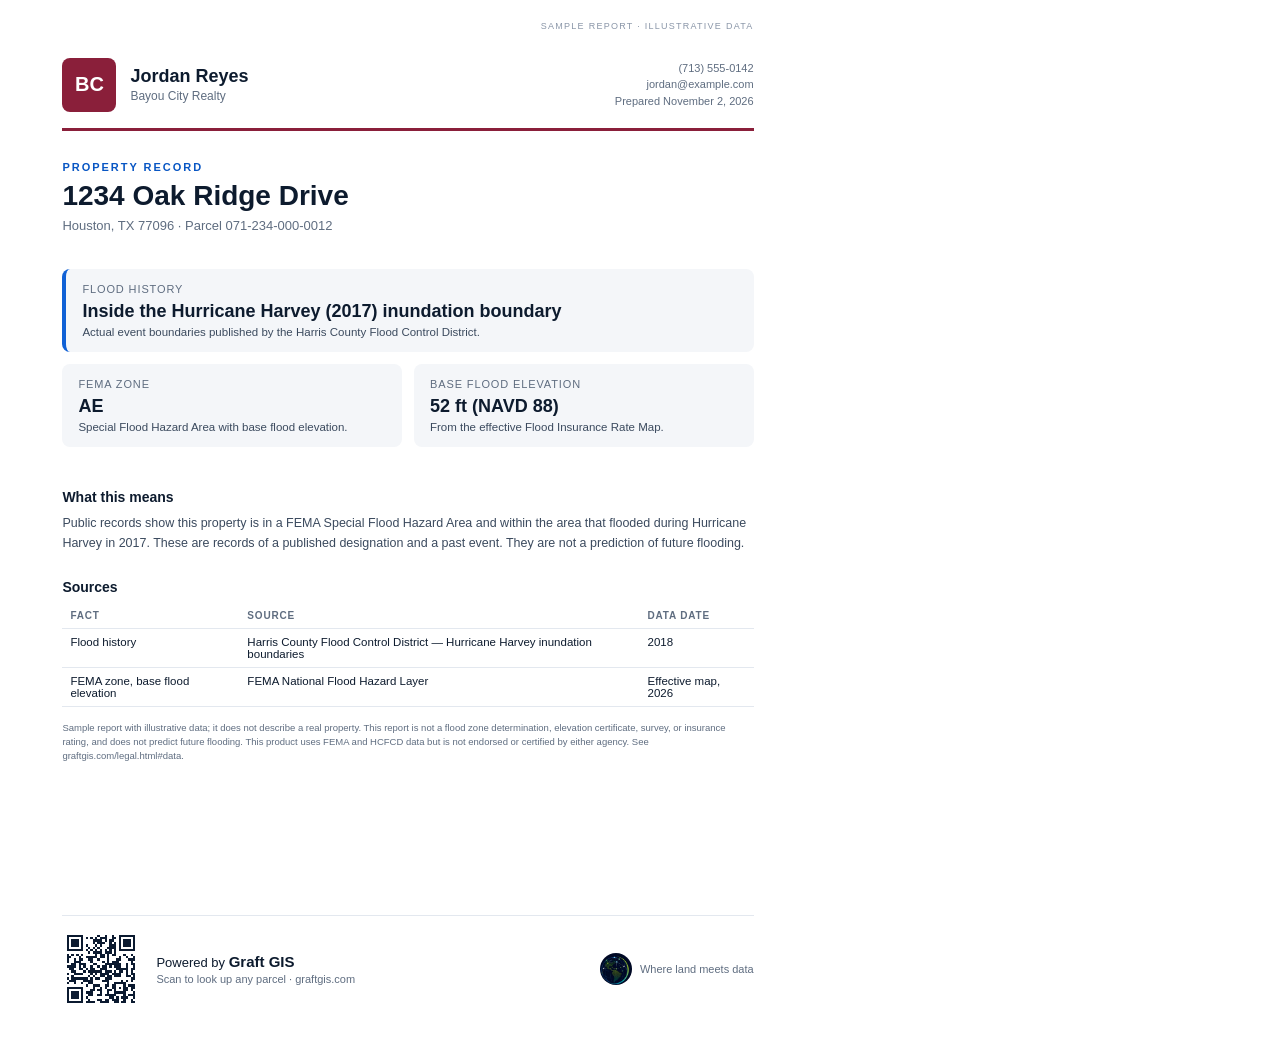
<file: assets/sample-report.html>
<!doctype html>
<!-- Source for assets/sample-report.pdf. Regenerate with:
     "/Applications/Google Chrome.app/Contents/MacOS/Google Chrome" --headless=new --no-pdf-header-footer \
       --print-to-pdf=assets/sample-report.pdf assets/sample-report.html -->
<html lang="en">
<head>
  <meta charset="utf-8">
  <title>Property Record — 1234 Oak Ridge Drive (Sample)</title>
  <style>
    @page { size: letter; margin: 0; }
    * { box-sizing: border-box; }
    body { margin: 0; font-family: "Helvetica Neue", Helvetica, Arial, sans-serif; color: #0d1b2e; -webkit-print-color-adjust: exact; print-color-adjust: exact; }
    .page { width: 8.5in; height: 11in; padding: .6in .65in .5in; display: flex; flex-direction: column; position: relative; }
    .sample { position: absolute; top: .22in; right: .65in; font-size: 9px; letter-spacing: .14em; text-transform: uppercase; color: #8a96a8; }

    .brand { display: flex; align-items: center; gap: 14px; padding-bottom: 16px; border-bottom: 3px solid #8a1f3a; }
    .logo { width: 54px; height: 54px; border-radius: 8px; background: #8a1f3a; color: #fff; display: flex; align-items: center; justify-content: center; font-weight: 700; font-size: 20px; }
    .agent strong { display: block; font-size: 18px; }
    .agent span { display: block; font-size: 12px; color: #5f6d80; margin-top: 2px; }
    .brand-right { margin-left: auto; text-align: right; font-size: 11px; color: #5f6d80; line-height: 1.5; }

    .kicker { margin: 28px 0 4px; font-size: 11px; font-weight: 700; letter-spacing: .18em; text-transform: uppercase; color: #0856c4; }
    h1 { margin: 0; font-size: 28px; }
    .sub { font-size: 13px; color: #5f6d80; margin-top: 4px; }

    .facts { display: grid; grid-template-columns: 1fr 1fr; gap: 12px; margin: 24px 0; }
    .fact { background: #f4f6f9; border-radius: 8px; padding: 14px 16px; }
    .fact.wide { grid-column: 1 / -1; border-left: 4px solid #1061d6; }
    .fact dt { font-size: 11px; color: #5f6d80; text-transform: uppercase; letter-spacing: .08em; }
    .fact dd { margin: 6px 0 0; font-size: 18px; font-weight: 700; }
    .fact small { display: block; font-size: 11.5px; font-weight: 400; color: #3b4a5e; margin-top: 4px; }

    h2 { font-size: 14px; margin: 18px 0 8px; }
    p { font-size: 12.5px; line-height: 1.6; color: #3b4a5e; margin: 0 0 8px; }
    table { width: 100%; border-collapse: collapse; font-size: 11.5px; }
    th, td { text-align: left; padding: 7px 8px; border-bottom: 1px solid #e3e8ef; vertical-align: top; }
    th { font-size: 10px; text-transform: uppercase; letter-spacing: .08em; color: #5f6d80; }

    .disclaimer { margin-top: 14px; font-size: 9.5px; line-height: 1.5; color: #5f6d80; }

    .footer { margin-top: auto; display: flex; align-items: center; gap: 16px; padding-top: 14px; border-top: 1px solid #e3e8ef; }
    .footer img { width: 78px; height: 78px; }
    .footer .powered { font-size: 13px; }
    .footer .powered strong { font-size: 15px; }
    .footer .powered span { display: block; font-size: 11px; color: #5f6d80; margin-top: 3px; }
    .footer .globe { margin-left: auto; display: flex; align-items: center; gap: 8px; font-size: 11px; color: #5f6d80; }
    .footer .globe img { width: 32px; height: 32px; border-radius: 50%; }
  </style>
</head>
<body>
  <div class="page">
    <span class="sample">Sample report · illustrative data</span>

    <div class="brand">
      <div class="logo">BC</div>
      <div class="agent">
        <strong>Jordan Reyes</strong>
        <span>Bayou City Realty</span>
      </div>
      <div class="brand-right">(713) 555-0142<br>jordan@example.com<br>Prepared November 2, 2026</div>
    </div>

    <p class="kicker">Property Record</p>
    <h1>1234 Oak Ridge Drive</h1>
    <p class="sub">Houston, TX 77096 · Parcel 071-234-000-0012</p>

    <dl class="facts">
      <div class="fact wide">
        <dt>Flood history</dt>
        <dd>Inside the Hurricane Harvey (2017) inundation boundary<small>Actual event boundaries published by the Harris County Flood Control District.</small></dd>
      </div>
      <div class="fact">
        <dt>FEMA zone</dt>
        <dd>AE<small>Special Flood Hazard Area with base flood elevation.</small></dd>
      </div>
      <div class="fact">
        <dt>Base flood elevation</dt>
        <dd>52 ft (NAVD 88)<small>From the effective Flood Insurance Rate Map.</small></dd>
      </div>
    </dl>

    <h2>What this means</h2>
    <p>Public records show this property is in a FEMA Special Flood Hazard Area and within the area that flooded during Hurricane Harvey in 2017. These are records of a published designation and a past event. They are not a prediction of future flooding.</p>

    <h2>Sources</h2>
    <table>
      <thead><tr><th>Fact</th><th>Source</th><th>Data date</th></tr></thead>
      <tbody>
        <tr><td>Flood history</td><td>Harris County Flood Control District — Hurricane Harvey inundation boundaries</td><td>2018</td></tr>
        <tr><td>FEMA zone, base flood elevation</td><td>FEMA National Flood Hazard Layer</td><td>Effective map, 2026</td></tr>
      </tbody>
    </table>

    <p class="disclaimer">Sample report with illustrative data; it does not describe a real property. This report is not a flood zone determination, elevation certificate, survey, or insurance rating, and does not predict future flooding. This product uses FEMA and HCFCD data but is not endorsed or certified by either agency. See graftgis.com/legal.html#data.</p>

    <div class="footer">
      <img src="img/qr-report.svg" alt="">
      <div class="powered">Powered by <strong>Graft GIS</strong><span>Scan to look up any parcel · graftgis.com</span></div>
      <div class="globe"><img src="img/logo-globe.png" alt="">Where land meets data</div>
    </div>
  </div>
</body>
</html>
</file>
<file: assets/css/styles.css>
/* ==========================================================
   Graft GIS — single page site
   ========================================================== */

:root {
  --navy-950: #08152a;
  --navy-900: #0b1a30;
  --navy-800: #10243f;
  --navy-700: #183153;
  --blue-600: #0b66e4;
  --blue-700: #0856c4;
  --blue-500: #2f80ed;
  --blue-100: #e7f0fd;
  --green-500: #7ac943;
  --green-400: #8fd14f;
  --red-600: #d93838;
  --ink-900: #0d1b2e;
  --ink-700: #3b4a5e;
  --ink-500: #5f6d80;
  --line: #e3e8ef;
  --surface: #ffffff;
  --surface-alt: #f4f6f9;

  --font-head: "IBM Plex Sans", system-ui, -apple-system, "Segoe UI", sans-serif;
  --font-body: "Inter", system-ui, -apple-system, "Segoe UI", sans-serif;
  --font-brand: "Montserrat", system-ui, sans-serif;

  --radius: 10px;
  --radius-lg: 14px;
  --shadow-card: 0 24px 60px -20px rgba(4, 14, 30, .55);
  --shadow-soft: 0 1px 2px rgba(13, 27, 46, .04), 0 6px 20px -10px rgba(13, 27, 46, .12);
  --container: 1200px;
  --header-h: 92px;
}

*, *::before, *::after { box-sizing: border-box; }

html { scroll-behavior: smooth; scroll-padding-top: var(--header-h); }
@media (prefers-reduced-motion: reduce) { html { scroll-behavior: auto; } }

body {
  margin: 0;
  font-family: var(--font-body);
  font-size: 16px;
  line-height: 1.55;
  color: var(--ink-900);
  background: var(--surface);
  -webkit-font-smoothing: antialiased;
  -moz-osx-font-smoothing: grayscale;
  text-rendering: optimizeLegibility;
}

img, svg { display: block; max-width: 100%; }
a { color: inherit; text-decoration: none; }
h1, h2, h3 { font-family: var(--font-head); margin: 0; letter-spacing: -.01em; }
p { margin: 0; }
ul, ol { margin: 0; padding: 0; list-style: none; }

.container {
  width: 100%;
  max-width: var(--container);
  margin: 0 auto;
  padding: 0 32px;
}

.text-green { color: var(--green-500); }

/* ---------- Eyebrows ---------- */
.eyebrow {
  font-family: var(--font-body);
  font-size: 13px;
  font-weight: 600;
  letter-spacing: .2em;
  text-transform: uppercase;
  color: var(--blue-700);
  margin-bottom: 14px;
}
.eyebrow-light { color: #d7e2f0; }
.eyebrow-green { color: var(--green-500); }
.eyebrow-sm { font-size: 10.5px; letter-spacing: .14em; color: var(--blue-700); margin-bottom: 10px; }

/* ---------- Icons ---------- */
.i, .tile-icon, .view-icon svg, .module-icon svg, .i-info, .success-icon svg {
  fill: none;
  stroke: currentColor;
  stroke-width: 1.8;
  stroke-linecap: round;
  stroke-linejoin: round;
}
.i { width: 18px; height: 18px; }

/* ---------- Buttons ---------- */
.btn {
  display: inline-flex;
  align-items: center;
  justify-content: center;
  gap: 10px;
  font-family: var(--font-body);
  font-weight: 600;
  font-size: 15px;
  line-height: 1;
  border-radius: 6px;
  border: 1.5px solid transparent;
  cursor: pointer;
  transition: background-color .18s ease, border-color .18s ease, transform .18s ease, box-shadow .18s ease;
  white-space: nowrap;
}
.btn:focus-visible { outline: 3px solid rgba(47, 128, 237, .5); outline-offset: 2px; }
.btn-primary { background: var(--blue-600); color: #fff; }
.btn-primary:hover { background: var(--blue-700); box-shadow: 0 8px 20px -8px rgba(11, 102, 228, .7); }
.btn-outline-light { color: #fff; border-color: rgba(255, 255, 255, .9); background: rgba(11, 26, 48, .25); }
.btn-outline-light:hover { background: rgba(255, 255, 255, .1); }
.btn-sm { padding: 13px 22px; font-size: 14.5px; }
.btn-lg { padding: 0 26px; height: 54px; font-size: 16px; }
.btn-block { width: 100%; height: 50px; font-size: 15.5px; }
.i-play { width: 22px; height: 22px; }

/* ==========================================================
   Header
   ========================================================== */
.site-header {
  position: sticky;
  top: 0;
  z-index: 50;
  background: var(--navy-900);
  border-bottom: 1px solid rgba(255, 255, 255, .08);
}
.header-inner {
  height: var(--header-h);
  display: flex;
  align-items: center;
  justify-content: space-between;
  gap: 24px;
}

.brand { display: inline-flex; align-items: center; gap: 14px; color: #fff; }
.brand-globe { width: 62px; height: 62px; border-radius: 50%; object-fit: cover; }
.brand-text { display: flex; flex-direction: column; align-items: stretch; }
.brand-name {
  font-family: var(--font-brand);
  font-weight: 500;
  font-size: 28px;
  letter-spacing: .12em;
  line-height: 1;
  color: #fff;
}
.brand-gis {
  background: linear-gradient(90deg, #a6d84a 0%, #5fc36a 50%, #2fb0b8 100%);
  -webkit-background-clip: text;
  background-clip: text;
  color: transparent;
}
.brand-tagline {
  position: relative;
  margin-top: 9px;
  padding-top: 6px;
  font-family: var(--font-brand);
  font-size: 9.5px;
  font-weight: 500;
  letter-spacing: .22em;
  color: #e4ebf5;
  text-align: center;
  white-space: nowrap;
}
.brand-tagline::before {
  content: "";
  position: absolute;
  top: 0; left: 0; right: 0;
  height: 1.5px;
  background: linear-gradient(90deg, #7ac943, #2f9fd6 60%, #2f80ed);
  border-radius: 2px;
}

.site-nav { display: flex; align-items: center; gap: 34px; }
.site-nav a:not(.btn) {
  color: #e6edf6;
  font-size: 15px;
  font-weight: 500;
  position: relative;
  padding: 6px 0;
  transition: color .15s ease;
}
.site-nav a:not(.btn)::after {
  content: "";
  position: absolute;
  left: 0; right: 0; bottom: 0;
  height: 2px;
  background: var(--green-500);
  transform: scaleX(0);
  transition: transform .2s ease;
}
.site-nav a:not(.btn):hover { color: #fff; }
.site-nav a:not(.btn):hover::after { transform: scaleX(1); }
.site-nav .btn { margin-left: 4px; }

.nav-toggle {
  display: none;
  width: 44px; height: 44px;
  border: 1px solid rgba(255, 255, 255, .2);
  background: transparent;
  border-radius: 8px;
  padding: 0;
  cursor: pointer;
  flex-direction: column;
  align-items: center;
  justify-content: center;
  gap: 5px;
}
.nav-toggle span { width: 20px; height: 2px; background: #fff; border-radius: 2px; transition: transform .2s ease, opacity .2s ease; }
.nav-toggle[aria-expanded="true"] span:nth-child(1) { transform: translateY(7px) rotate(45deg); }
.nav-toggle[aria-expanded="true"] span:nth-child(2) { opacity: 0; }
.nav-toggle[aria-expanded="true"] span:nth-child(3) { transform: translateY(-7px) rotate(-45deg); }

/* ==========================================================
   Hero
   ========================================================== */
.hero {
  position: relative;
  overflow: hidden;
  color: #fff;
  /* Drop a licensed aerial photo at assets/img/hero.jpg and add
     `url("../img/hero.jpg") center / cover no-repeat` as the last layer below. */
  background:
    linear-gradient(90deg, rgba(8, 21, 42, .96) 0%, rgba(8, 21, 42, .86) 40%, rgba(8, 21, 42, .45) 75%, rgba(8, 21, 42, .3) 100%),
    radial-gradient(1100px 500px at 85% 10%, #1f4f7a 0%, transparent 60%),
    radial-gradient(800px 500px at 60% 110%, #1b3d2c 0%, transparent 65%),
    linear-gradient(180deg, #11304d 0%, #0e2238 55%, #0b1a2c 100%);
}
.hero-bg { position: absolute; inset: 0; pointer-events: none; }
.hero-terrain { width: 100%; height: 100%; }

.hero-inner {
  position: relative;
  display: grid;
  grid-template-columns: minmax(0, 1.15fr) minmax(0, .85fr);
  gap: 48px;
  align-items: center;
  padding-top: 52px;
  padding-bottom: 22px;
}

.hero-copy { padding-bottom: 30px; }
.hero h1 {
  font-size: clamp(2.3rem, 4.2vw, 3.2rem);
  line-height: 1.1;
  font-weight: 700;
  letter-spacing: -.015em;
  margin-bottom: 26px;
}
.hero h1 .text-green { white-space: nowrap; }
.hero-lead {
  font-size: 18px;
  line-height: 1.6;
  color: #e3eaf3;
  max-width: 34em;
  margin-bottom: 34px;
}
.hero-actions { display: flex; flex-wrap: wrap; gap: 18px; }

/* ---------- Record card ---------- */
.record-card {
  background: var(--surface);
  color: var(--ink-900);
  border-radius: var(--radius-lg);
  overflow: hidden;
  box-shadow: var(--shadow-card);
  border: 1px solid rgba(255, 255, 255, .5);
  width: 100%;
  max-width: 480px;
  justify-self: end;
  margin-bottom: -2px;
}

.record-aerial {
  position: relative;
  aspect-ratio: 378 / 117;
  container-type: inline-size;
  background:
    linear-gradient(90deg, rgba(8, 21, 42, .88) 0%, rgba(8, 21, 42, .7) 30%, rgba(8, 21, 42, .2) 46%, rgba(8, 21, 42, 0) 54%),
    url("../img/parcel-aerial.png") center / cover no-repeat;
}
.record-parcel {
  position: absolute;
  left: 6.6cqw;
  top: 0;
  padding-top: 3.4cqw;
  display: flex;
  flex-direction: column;
}
.record-parcel-label {
  font-size: max(10px, 2.7cqw);
  font-weight: 700;
  letter-spacing: .14em;
  text-transform: uppercase;
  color: #fff;
  margin-bottom: 3cqw;
}
.record-parcel-input {
  display: inline-flex;
  align-items: center;
  height: 12cqw;
  min-width: 36cqw;
  padding: 0 4.2cqw;
  background: #fff;
  border-radius: 1.4cqw;
  font-size: max(14px, 4.7cqw);
  font-weight: 500;
  color: var(--ink-900);
  box-shadow: 0 4px 14px rgba(0, 0, 0, .25);
}

.record-body { padding: 20px 20px 18px; }
.record-head {
  display: flex;
  align-items: flex-start;
  justify-content: space-between;
  gap: 16px;
  margin-bottom: 16px;
}
.record-address { font-size: 18px; font-weight: 600; line-height: 1.3; margin-top: 8px; }
.record-city { color: var(--ink-700); font-size: 15px; margin-top: 2px; }
.record-house {
  width: 112px;
  height: 72px;
  object-fit: cover;
  border-radius: 6px;
  flex-shrink: 0;
}

.record-grid { display: grid; grid-template-columns: 1fr 1fr; gap: 10px; }
.record-tile {
  display: flex;
  align-items: center;
  gap: 12px;
  padding: 14px 12px;
  background: #f4f6f9;
  border-radius: 8px;
  min-height: 64px;
}
.tile-icon { width: 26px; height: 26px; flex-shrink: 0; color: var(--blue-600); stroke-width: 1.6; }
.tile-icon-red { color: var(--red-600); }
.tile-label { display: block; font-size: 12px; color: var(--ink-700); margin-bottom: 4px; }
.tile-value {
  display: inline-flex;
  align-items: center;
  gap: 6px;
  font-size: 15px;
  font-weight: 700;
  color: var(--ink-900);
}
.tile-value-sm { font-size: 11.5px; white-space: nowrap; letter-spacing: -.005em; }
.i-info { width: 15px; height: 15px; color: var(--blue-600); stroke-width: 1.8; cursor: help; }

/* ==========================================================
   Sections
   ========================================================== */
.section { padding: 36px 0 24px; }
.section-title {
  font-size: clamp(1.8rem, 3.1vw, 2.35rem);
  line-height: 1.15;
  font-weight: 700;
  color: var(--ink-900);
}

/* ---------- Views ---------- */
.views { padding-bottom: 24px; }
.views .section-title { max-width: 18em; margin-bottom: 22px; }
.views-grid { display: grid; grid-template-columns: repeat(3, 1fr); gap: 20px; }
.view-card {
  background: var(--surface);
  border: 1px solid var(--line);
  border-radius: 8px;
  padding: 18px 24px 18px;
  box-shadow: var(--shadow-soft);
  transition: transform .2s ease, box-shadow .2s ease, border-color .2s ease;
}
.view-card:hover {
  transform: translateY(-3px);
  border-color: #cfdcee;
  box-shadow: 0 2px 4px rgba(13, 27, 46, .04), 0 18px 36px -18px rgba(13, 27, 46, .25);
}
.view-icon {
  display: inline-flex;
  align-items: center;
  justify-content: center;
  width: 44px;
  height: 44px;
  border-radius: 50%;
  background: linear-gradient(160deg, #6fa8f2 0%, #3d84e6 100%);
  color: #fff;
  margin-bottom: 14px;
  box-shadow: inset 0 0 0 3px rgba(255, 255, 255, .25);
}
.view-icon svg { width: 22px; height: 22px; stroke-width: 1.7; }
.view-card h3 { font-size: 19px; font-weight: 600; margin-bottom: 6px; }
.view-card p { color: var(--ink-500); font-size: 15px; line-height: 1.5; }

/* ---------- Flood ---------- */
.flood { background: var(--surface-alt); padding: 26px 0 24px; margin-top: 0; }
.flood-inner {
  display: grid;
  grid-template-columns: minmax(0, 1.08fr) minmax(0, 0.84fr) minmax(0, 0.64fr);
  gap: 40px;
  align-items: center;
}
.flood .section-title { margin-bottom: 16px; }
.flood-lead { color: var(--ink-700); font-size: 15.5px; line-height: 1.55; margin-bottom: 18px; max-width: 30em; }

.modules { display: flex; flex-wrap: wrap; gap: 14px 16px; }
.module { display: flex; flex-direction: column; align-items: center; gap: 8px; cursor: default; }
.module-icon {
  display: inline-flex;
  align-items: center;
  justify-content: center;
  width: 44px;
  height: 44px;
  border-radius: 50%;
  border: 1.5px solid #cdd5df;
  background: #fff;
  color: var(--ink-700);
}
.module-icon svg { width: 22px; height: 22px; stroke-width: 1.5; }
.module-label { font-size: 11.5px; color: var(--ink-700); }
.module.is-active .module-icon {
  background: var(--blue-600);
  border-color: var(--blue-600);
  color: #fff;
  box-shadow: 0 6px 14px -6px rgba(11, 102, 228, .8);
}
.module.is-active .module-label { font-weight: 700; color: var(--ink-900); }

.steps { display: flex; flex-direction: column; gap: 22px; }
.step { display: flex; align-items: flex-start; gap: 16px; }
.step-num {
  flex-shrink: 0;
  display: inline-flex;
  align-items: center;
  justify-content: center;
  width: 46px;
  height: 46px;
  border-radius: 50%;
  background: #fff;
  border: 1px solid var(--line);
  color: var(--blue-600);
  font-family: var(--font-head);
  font-weight: 700;
  font-size: 18px;
  box-shadow: var(--shadow-soft);
}
.step h3 { font-size: 15px; font-weight: 600; margin: 2px 0 6px; }
.step p { font-size: 12px; color: var(--ink-500); line-height: 1.5; }

.flood-map {
  position: relative;
  margin: 0;
  border-radius: 10px;
  overflow: hidden;
  aspect-ratio: 223 / 255;
  container-type: inline-size;
  box-shadow: 0 16px 36px -18px rgba(13, 27, 46, .5);
  background: #0f3a63;
}
.flood-map img { width: 100%; height: 100%; object-fit: cover; }
.map-legend {
  position: absolute;
  right: 2.5cqw;
  bottom: 2.5cqw;
  width: 42cqw;
  min-height: 39cqw;
  background: #fff;
  border-radius: 2.2cqw;
  padding: 4.5cqw 5cqw;
  display: flex;
  flex-direction: column;
  gap: 2.6cqw;
  font-size: max(10px, 4.6cqw);
  line-height: 1.1;
  color: var(--ink-900);
  box-shadow: 0 4px 14px rgba(0, 0, 0, .2);
}
.map-legend strong { font-weight: 700; margin-bottom: .6cqw; }
.map-legend span { display: flex; align-items: center; gap: 2.8cqw; white-space: nowrap; }
.sw { width: 1.35em; height: 1em; border-radius: 2px; flex-shrink: 0; }
.sw-high { background: #1061d6; }
.sw-mod { background: #3c95ec; }
.sw-low { background: #99cdf8; }

/* ---------- CTA ---------- */
.cta {
  position: relative;
  overflow: hidden;
  color: #fff;
  padding: 26px 0 20px;
  background: var(--navy-950);
}
.cta-bg {
  position: absolute;
  inset: 0;
  /* Drop a licensed sunset/river photo at assets/img/cta.jpg and add
     `url("../img/cta.jpg") center / cover no-repeat` as the last layer below. */
  background:
    linear-gradient(90deg, rgba(8, 21, 42, .92) 0%, rgba(8, 21, 42, .7) 45%, rgba(8, 21, 42, .35) 100%),
    url("../img/treeline.svg") center bottom / 100% 60% no-repeat,
    radial-gradient(640px 170px at 42% 42%, rgba(255, 150, 72, .85) 0%, rgba(228, 116, 70, .35) 45%, transparent 75%),
    linear-gradient(180deg, #1a2d48 0%, #34415a 26%, #8a5a5a 40%, #3a4d66 50%, #0d1d30 100%);
}
.cta-inner {
  position: relative;
  display: grid;
  grid-template-columns: minmax(0, 1fr) minmax(0, 370px);
  gap: 64px;
  align-items: center;
}
.cta-copy { padding: 12px 0; }
.cta h2 {
  font-size: clamp(2.2rem, 4.2vw, 3.1rem);
  font-weight: 700;
  line-height: 1.1;
  margin-bottom: 26px;
}
.cta-copy > p:last-child { font-size: 17.5px; line-height: 1.6; color: #e6edf6; max-width: 26em; }

.form-card {
  background: #fff;
  color: var(--ink-900);
  border-radius: 10px;
  padding: 18px 18px 16px;
  box-shadow: var(--shadow-card);
  justify-self: end;
  width: 100%;
}
.field { margin-bottom: 14px; }
.field label { display: block; font-size: 13.5px; font-weight: 600; margin-bottom: 6px; }
.field input, .field select {
  width: 100%;
  height: 40px;
  padding: 0 12px;
  font: inherit;
  font-size: 14px;
  color: var(--ink-900);
  background: #fff;
  border: 1px solid #d6dde6;
  border-radius: 5px;
  transition: border-color .15s ease, box-shadow .15s ease;
  appearance: none;
  -webkit-appearance: none;
}
.field input::placeholder { color: #8692a3; }
.field input:focus, .field select:focus {
  outline: none;
  border-color: var(--blue-500);
  box-shadow: 0 0 0 3px rgba(47, 128, 237, .18);
}
.field input[aria-invalid="true"] { border-color: var(--red-600); }
.select-wrap { position: relative; }
.select-wrap::after {
  content: "";
  position: absolute;
  right: 15px;
  top: 50%;
  width: 7px;
  height: 7px;
  border-right: 1.8px solid var(--ink-900);
  border-bottom: 1.8px solid var(--ink-900);
  transform: translateY(-70%) rotate(45deg);
  pointer-events: none;
}
.field select { padding-right: 36px; cursor: pointer; }
.form-error { color: var(--red-600); font-size: 13px; margin: -4px 0 10px; }
.form-alt { font-size: 13.5px; margin-top: 12px; color: var(--ink-900); }
.form-alt a { color: var(--blue-600); }
.form-alt a:hover { text-decoration: underline; }

.form-success { text-align: center; padding: 40px 12px; outline: none; }
.success-icon {
  display: inline-flex; align-items: center; justify-content: center;
  width: 52px; height: 52px; border-radius: 50%;
  background: #e9f6e0; color: #4f9a24; margin-bottom: 14px;
}
.success-icon svg { width: 26px; height: 26px; stroke-width: 2.4; }
.form-success h3 { font-size: 20px; margin-bottom: 6px; }
.form-success p { color: var(--ink-500); font-size: 15px; }

/* ---------- Footer ---------- */
.site-footer { background: var(--navy-900); color: #e6edf6; border-top: 1px solid rgba(255, 255, 255, .06); }
.footer-inner {
  min-height: 78px;
  display: flex;
  align-items: center;
  justify-content: space-between;
  gap: 24px 40px;
  padding-top: 12px;
  padding-bottom: 12px;
}
.brand-footer .brand-globe { width: 48px; height: 48px; }
.brand-footer .brand-name { font-size: 22px; }
.brand-footer .brand-tagline { font-size: 7.6px; margin-top: 7px; padding-top: 5px; }
.footer-nav { display: flex; gap: 32px; font-size: 13.5px; margin-left: auto; margin-right: 40px; }
.footer-nav a:hover, .footer-meta a:hover { color: #fff; text-decoration: underline; text-underline-offset: 3px; }
.footer-meta { display: flex; align-items: center; gap: 18px; font-size: 12.5px; }
.footer-divider { width: 1px; height: 26px; background: rgba(255, 255, 255, .3); }

/* ---------- Record card: wide tile ---------- */
.record-tile-wide { grid-column: 1 / -1; }
.tile-note { display: block; font-size: 11.5px; color: var(--ink-500); margin-top: 3px; }

/* ---------- Shared bits ---------- */
.text-link { color: var(--blue-600); font-weight: 600; white-space: nowrap; }
.text-link:hover { text-decoration: underline; text-underline-offset: 3px; }
.persona .btn, .report .btn, .mcp .btn { padding: 0 22px; height: 46px; }
.btn-outline-dark { color: var(--ink-900); border-color: var(--ink-900); background: transparent; }
.btn-outline-dark:hover { background: var(--ink-900); color: #fff; }

/* ---------- Sources strip ---------- */
.sources { background: var(--navy-950); color: #cfdaea; border-top: 1px solid rgba(255, 255, 255, .06); }
.sources-inner {
  display: flex;
  align-items: center;
  gap: 18px 36px;
  padding-top: 16px;
  padding-bottom: 16px;
  flex-wrap: wrap;
}
.sources-title { font-size: 12px; font-weight: 600; letter-spacing: .18em; text-transform: uppercase; color: var(--green-500); }
.sources-list { display: flex; flex-wrap: wrap; gap: 10px 32px; flex: 1; }
.sources-list li { display: flex; align-items: baseline; gap: 8px; font-size: 13px; }
.sources-list strong { font-family: var(--font-head); font-size: 15px; color: #fff; letter-spacing: .04em; }
.sources-link { font-size: 13px; color: #fff; text-decoration: underline; text-underline-offset: 3px; text-decoration-color: rgba(255, 255, 255, .4); }
.sources-link:hover { text-decoration-color: #fff; }

/* ---------- Demo map ---------- */
.demo { padding: 56px 0 48px; }
.demo-head {
  display: grid;
  grid-template-columns: minmax(0, 1fr) minmax(0, 1fr);
  gap: 16px 48px;
  align-items: end;
  margin-bottom: 24px;
}
.demo-lead, .programs-lead, .persona-lead { color: var(--ink-700); font-size: 15.5px; line-height: 1.6; }
.demo-card {
  border: 1px solid var(--line);
  border-radius: var(--radius-lg);
  background: var(--surface);
  box-shadow: var(--shadow-soft);
  overflow: hidden;
}
.demo-toolbar {
  display: flex;
  align-items: center;
  justify-content: space-between;
  gap: 12px 24px;
  flex-wrap: wrap;
  padding: 14px 18px;
  border-bottom: 1px solid var(--line);
}
.toggle { display: inline-flex; padding: 4px; background: var(--surface-alt); border-radius: 999px; border: 1px solid var(--line); }
.toggle-btn {
  font: inherit;
  font-size: 14px;
  font-weight: 600;
  color: var(--ink-700);
  background: transparent;
  border: 0;
  border-radius: 999px;
  padding: 9px 18px;
  cursor: pointer;
  transition: background-color .15s ease, color .15s ease;
}
.toggle-btn[aria-pressed="true"] { background: var(--blue-600); color: #fff; box-shadow: 0 4px 12px -6px rgba(11, 102, 228, .8); }
.toggle-btn:focus-visible { outline: 3px solid rgba(47, 128, 237, .5); outline-offset: 2px; }
.demo-stat { font-size: 14.5px; color: var(--ink-700); }
.demo-stat strong { color: var(--ink-900); }
.demo-stat .hl { color: #c25e00; }

.demo-body { display: grid; grid-template-columns: minmax(0, 1fr) 260px; }
.demo-map { width: 100%; height: auto; background: #eef2e8; }
.demo-map .lot { stroke: #fff; stroke-width: 1.2; cursor: pointer; transition: fill .3s ease; }
.demo-map .lot:hover, .demo-map .lot:focus { stroke: var(--ink-900); stroke-width: 2; outline: none; }
.demo-map .lot.is-selected { stroke: var(--ink-900); stroke-width: 2.4; }
.demo-map .layer { transition: opacity .35s ease; }
.demo-side { border-left: 1px solid var(--line); padding: 18px; display: flex; flex-direction: column; gap: 20px; }
.demo-readout { min-height: 132px; }
.demo-readout h3 { font-size: 16px; margin-bottom: 10px; }
.demo-readout dl { margin: 0; display: grid; gap: 8px; }
.demo-readout dt { font-size: 12px; color: var(--ink-500); }
.demo-readout dd { margin: 0; font-weight: 600; font-size: 14.5px; }
.demo-readout-empty { font-size: 14px; color: var(--ink-500); }
.demo-legend { display: grid; gap: 10px; font-size: 13px; color: var(--ink-700); }
.demo-legend li { display: flex; align-items: center; gap: 10px; }
.demo-legend i { width: 16px; height: 12px; border-radius: 2px; flex-shrink: 0; }
.demo-note { font-size: 12.5px; color: var(--ink-500); padding: 10px 18px; border-top: 1px solid var(--line); background: var(--surface-alt); }

/* ---------- Views: also built for ---------- */
.views-more { margin-top: 20px; font-size: 14.5px; color: var(--ink-500); display: flex; flex-wrap: wrap; align-items: center; gap: 8px 20px; }
.views-more a { color: var(--blue-600); font-weight: 600; }
.views-more a::after { content: " →"; }
.views-more a:hover { text-decoration: underline; text-underline-offset: 3px; }

/* ---------- Persona sections (MUD, builders) ---------- */
.persona { padding: 64px 0; }
.persona-alt { background: var(--surface-alt); }
.persona-inner {
  display: grid;
  grid-template-columns: minmax(0, 1.1fr) minmax(0, .9fr);
  gap: 56px;
  align-items: center;
}
.persona-inner-flip .persona-copy { order: 2; }
.persona .section-title, .report .section-title { margin-bottom: 14px; }
.persona-lead { margin-bottom: 18px; max-width: 34em; }
.checklist { display: grid; gap: 10px; margin-bottom: 26px; }
.checklist li {
  position: relative;
  padding-left: 28px;
  font-size: 15px;
  line-height: 1.5;
  color: var(--ink-700);
}
.checklist li::before {
  content: "";
  position: absolute;
  left: 0;
  top: 3px;
  width: 18px;
  height: 18px;
  border-radius: 50%;
  background: #e9f6e0 url("data:image/svg+xml,%3Csvg xmlns='http://www.w3.org/2000/svg' viewBox='0 0 24 24' fill='none' stroke='%234f9a24' stroke-width='3' stroke-linecap='round' stroke-linejoin='round'%3E%3Cpath d='M5 12.5l4.5 4.5L19 7.5'/%3E%3C/svg%3E") center / 12px no-repeat;
}
.checklist strong { color: var(--ink-900); }

.panel {
  background: var(--surface);
  border: 1px solid var(--line);
  border-radius: var(--radius-lg);
  box-shadow: var(--shadow-soft);
  padding: 22px;
}
.panel-head { margin-bottom: 16px; }
.panel-head h3 { font-size: 19px; }
.panel-stats { margin: 0 0 14px; display: grid; grid-template-columns: 1fr 1fr; gap: 10px; }
.panel-stats div { background: var(--surface-alt); border-radius: 8px; padding: 12px 14px; }
.panel-stats dt { font-size: 12px; color: var(--ink-500); margin-bottom: 4px; }
.panel-stats dd { margin: 0; font-family: var(--font-head); font-size: 26px; font-weight: 700; }
.panel-stats .dd-accent { color: #c25e00; }
.panel-note { font-size: 12.5px; color: var(--ink-500); line-height: 1.5; }

.surge { display: grid; gap: 10px; margin-bottom: 16px; }
.surge li { display: grid; grid-template-columns: 52px 1fr 84px; align-items: center; gap: 12px; font-size: 14px; }
.surge-cat { font-weight: 600; }
.surge-bar { height: 10px; border-radius: 999px; background: var(--surface-alt); overflow: hidden; }
.surge-bar i { display: block; height: 100%; width: calc(var(--d) * 100%); background: linear-gradient(90deg, #3c95ec, #1061d6); border-radius: inherit; }
.surge-val { text-align: right; color: var(--ink-700); }

/* ---------- Federal programs ---------- */
.programs { background: var(--navy-900); color: #fff; padding: 56px 0; }
.programs .eyebrow { color: var(--green-500); }
.programs .section-title { color: #fff; }
.programs-head {
  display: grid;
  grid-template-columns: minmax(0, 1fr) minmax(0, .8fr);
  gap: 16px 48px;
  align-items: end;
  margin-bottom: 28px;
}
.programs-lead { color: #c9d5e5; }
.programs-grid { display: grid; grid-template-columns: repeat(4, 1fr); gap: 16px; }
.program {
  border: 1px solid rgba(255, 255, 255, .12);
  border-radius: var(--radius);
  padding: 18px;
  background: rgba(255, 255, 255, .03);
}
.program-tag {
  display: inline-block;
  font-family: var(--font-head);
  font-size: 13px;
  font-weight: 700;
  letter-spacing: .06em;
  color: var(--navy-900);
  background: var(--green-500);
  border-radius: 4px;
  padding: 3px 8px;
  margin-bottom: 12px;
}
.program h3 { font-size: 16.5px; margin-bottom: 6px; }
.program p { font-size: 14px; color: #c9d5e5; line-height: 1.5; }

/* ---------- Branded report ---------- */
.report { padding: 64px 0; }
.report-inner {
  display: grid;
  grid-template-columns: minmax(0, .85fr) minmax(0, 1.15fr);
  gap: 56px;
  align-items: center;
}
.report-preview {
  background: linear-gradient(160deg, #e7f0fd 0%, #f4f6f9 100%);
  border-radius: var(--radius-lg);
  padding: 36px 28px;
  display: flex;
  justify-content: center;
}
.paper {
  width: 100%;
  max-width: 330px;
  aspect-ratio: 8.5 / 11;
  background: #fff;
  border-radius: 4px;
  box-shadow: 0 30px 50px -28px rgba(13, 27, 46, .45), 0 2px 6px rgba(13, 27, 46, .08);
  padding: 22px 22px 16px;
  display: flex;
  flex-direction: column;
  transform: rotate(-1.5deg);
}
.paper-brand { display: flex; align-items: center; gap: 10px; padding-bottom: 12px; border-bottom: 2px solid #8a1f3a; margin-bottom: 14px; }
.paper-logo {
  display: inline-flex; align-items: center; justify-content: center;
  width: 34px; height: 34px; border-radius: 6px;
  background: #8a1f3a; color: #fff; font-family: var(--font-head); font-weight: 700; font-size: 13px;
}
.paper-brand strong { display: block; font-size: 13px; }
.paper-brand small { display: block; font-size: 10px; color: var(--ink-500); }
.paper-kicker { font-size: 9.5px; font-weight: 700; letter-spacing: .16em; text-transform: uppercase; color: var(--ink-500); }
.paper-address { font-family: var(--font-head); font-weight: 600; font-size: 14px; margin: 2px 0 12px; }
.paper-facts { margin: 0 0 14px; display: grid; gap: 6px; }
.paper-facts div { display: flex; justify-content: space-between; gap: 10px; font-size: 11px; padding: 6px 8px; background: var(--surface-alt); border-radius: 4px; }
.paper-facts dt { color: var(--ink-500); }
.paper-facts dd { margin: 0; font-weight: 600; text-align: right; }
.paper-lines { display: grid; gap: 7px; }
.paper-lines i { display: block; height: 5px; border-radius: 3px; background: #e8ecf1; }
.paper-lines i:nth-child(2) { width: 88%; }
.paper-lines i:nth-child(3) { width: 64%; }
.paper-footer {
  margin-top: auto;
  display: flex;
  align-items: center;
  gap: 10px;
  padding-top: 10px;
  border-top: 1px solid var(--line);
  font-size: 11px;
  color: var(--ink-700);
}
.paper-footer img { width: 44px; height: 44px; }
.paper-footer small { display: block; font-size: 9.5px; color: var(--ink-500); }

/* ---------- MCP ---------- */
.mcp { background: var(--navy-950); color: #fff; padding: 64px 0; }
.mcp-inner {
  display: grid;
  grid-template-columns: minmax(0, .85fr) minmax(0, 1.15fr);
  gap: 56px;
  align-items: center;
}
.mcp h2 { font-size: clamp(1.8rem, 3.1vw, 2.35rem); line-height: 1.15; font-weight: 700; margin-bottom: 16px; }
.mcp-copy p:not(.eyebrow) { color: #c9d5e5; font-size: 15.5px; line-height: 1.6; margin-bottom: 24px; }
.terminal {
  background: #0f1d33;
  border: 1px solid rgba(255, 255, 255, .1);
  border-radius: var(--radius-lg);
  overflow: hidden;
  box-shadow: var(--shadow-card);
}
.terminal-bar {
  display: flex;
  align-items: center;
  gap: 14px;
  padding: 10px 14px;
  font-size: 12.5px;
  color: #9fb0c8;
  border-bottom: 1px solid rgba(255, 255, 255, .08);
}
.dots { display: inline-flex; gap: 6px; }
.dots i { width: 10px; height: 10px; border-radius: 50%; background: #34465f; }
.terminal-run {
  margin-left: auto;
  font: inherit;
  font-size: 12.5px;
  color: #fff;
  background: rgba(255, 255, 255, .08);
  border: 1px solid rgba(255, 255, 255, .16);
  border-radius: 6px;
  padding: 5px 10px;
  cursor: pointer;
}
.terminal-run:hover { background: rgba(255, 255, 255, .14); }
.terminal-body { padding: 18px; display: grid; gap: 12px; min-height: 420px; align-content: start; }
.msg { font-size: 14px; line-height: 1.55; margin: 0; transition: opacity .35s ease, transform .35s ease; }
.msg.is-hidden { opacity: 0; transform: translateY(6px); }
.msg-user { justify-self: end; max-width: 85%; background: var(--blue-600); border-radius: 12px 12px 2px 12px; padding: 10px 14px; }
.msg-tool { font-size: 12.5px; color: #9fb0c8; display: grid; gap: 4px; }
.tool-name { color: var(--green-500); font-weight: 600; }
.msg-tool code, .msg-json code { font-family: "IBM Plex Mono", ui-monospace, SFMono-Regular, Menlo, monospace; }
.msg-json {
  font-size: 12.5px;
  color: #cfe1f7;
  background: rgba(0, 0, 0, .25);
  border-radius: 8px;
  padding: 12px 14px;
  overflow-x: auto;
}
.msg-assistant { background: rgba(255, 255, 255, .06); border-radius: 12px 12px 12px 2px; padding: 10px 14px; color: #e6edf6; max-width: 92%; }

/* ---------- Form legal + footer legal ---------- */
.form-legal { font-size: 12px; color: var(--ink-500); margin-top: 6px; }
.form-legal a { color: var(--blue-600); }
.form-legal a:hover { text-decoration: underline; }

.footer-legal {
  display: flex;
  align-items: flex-start;
  justify-content: space-between;
  gap: 12px 40px;
  padding-top: 16px;
  padding-bottom: 20px;
  position: relative;
}
.footer-legal::before { content: ""; position: absolute; top: 0; left: 32px; right: 32px; height: 1px; background: rgba(255, 255, 255, .08); }
.footer-attribution { font-size: 11.5px; line-height: 1.6; color: #9fb0c8; max-width: 62em; }
.footer-legal-nav { display: flex; gap: 20px; font-size: 12.5px; white-space: nowrap; }
.footer-legal-nav a:hover { color: #fff; text-decoration: underline; text-underline-offset: 3px; }

/* ---------- Legal page ---------- */
.legal { padding: 48px 0 64px; }
.legal-inner { display: grid; grid-template-columns: 220px minmax(0, 1fr); gap: 48px; align-items: start; }
.legal-toc { position: sticky; top: calc(var(--header-h) + 24px); display: grid; gap: 10px; font-size: 14px; }
.legal-toc a { color: var(--blue-700); font-weight: 600; }
.legal-toc a:hover { text-decoration: underline; text-underline-offset: 3px; }
.legal-body { max-width: 760px; }
.legal-body section + section { margin-top: 56px; padding-top: 40px; border-top: 1px solid var(--line); }
.legal-updated { font-size: 13px; color: var(--ink-500); margin-bottom: 12px; }
.legal-body h1 { font-size: clamp(1.8rem, 3vw, 2.2rem); margin-bottom: 14px; }
.legal-body h2 { font-size: 18px; margin: 28px 0 8px; }
.legal-body p, .legal-body li { color: var(--ink-700); font-size: 15.5px; line-height: 1.65; }
.legal-body p + p { margin-top: 12px; }
.legal-body ul { list-style: disc; padding-left: 20px; display: grid; gap: 10px; }
.legal-body strong { color: var(--ink-900); }
.legal-body a { color: var(--blue-600); text-decoration: underline; text-underline-offset: 2px; }
.legal-table { width: 100%; border-collapse: collapse; font-size: 14.5px; margin: 8px 0 16px; }
.legal-table th, .legal-table td { text-align: left; vertical-align: top; padding: 10px 12px; border-bottom: 1px solid var(--line); }
.legal-table th { font-size: 12.5px; text-transform: uppercase; letter-spacing: .08em; color: var(--ink-500); }
.legal-table td:first-child { font-weight: 600; width: 38%; }

/* ==========================================================
   Responsive
   ========================================================== */
@media (max-width: 1100px) {
  .programs-grid { grid-template-columns: repeat(2, 1fr); }
  .site-nav { gap: 24px; }
  .record-tile { gap: 10px; padding: 12px 10px; }
  .tile-icon { width: 22px; height: 22px; }
  .tile-label { font-size: 11.5px; white-space: nowrap; }
  .tile-value { white-space: nowrap; }
  .flood-inner { grid-template-columns: 1fr 1fr; }
  .flood-copy { grid-column: 1 / -1; }
  .flood-map { max-width: 340px; justify-self: end; width: 100%; }
  .footer-inner { flex-wrap: wrap; justify-content: center; }
  .footer-nav { margin: 0; }
}

@media (max-width: 960px) {
  .legal-inner { grid-template-columns: 1fr; gap: 24px; }
  .legal-toc { position: static; display: flex; flex-wrap: wrap; gap: 8px 20px; }
  .demo-head, .programs-head, .persona-inner, .report-inner, .mcp-inner { grid-template-columns: 1fr; gap: 28px; }
  .persona-inner-flip .persona-copy { order: 0; }
  .demo-body { grid-template-columns: 1fr; }
  .demo-side { border-left: 0; border-top: 1px solid var(--line); flex-direction: row; flex-wrap: wrap; }
  .demo-readout { flex: 1 1 220px; min-height: 0; }
  .footer-legal { flex-direction: column; }
  .br-lg { display: none; }
  .hero h1 .text-green { white-space: normal; }
  :root { --header-h: 76px; }
  .brand-globe { width: 50px; height: 50px; }
  .brand-name { font-size: 22px; }
  .brand-tagline { font-size: 7.6px; margin-top: 7px; }

  .nav-toggle { display: inline-flex; }
  .site-nav {
    position: absolute;
    top: 100%;
    left: 0; right: 0;
    flex-direction: column;
    align-items: stretch;
    gap: 0;
    padding: 8px 24px 22px;
    background: var(--navy-900);
    border-bottom: 1px solid rgba(255, 255, 255, .08);
    box-shadow: 0 20px 30px -20px rgba(0, 0, 0, .6);
    display: none;
  }
  .site-nav.is-open { display: flex; }
  .site-nav a:not(.btn) { padding: 14px 0; border-bottom: 1px solid rgba(255, 255, 255, .08); }
  .site-nav a:not(.btn)::after { display: none; }
  .site-nav .btn { margin: 18px 0 0; }

  .hero-inner { grid-template-columns: 1fr; gap: 36px; padding-top: 48px; padding-bottom: 48px; }
  .hero h1 { max-width: 16ch; }
  .record-card { justify-self: start; }

  .views-grid { grid-template-columns: 1fr; }

  .cta { padding: 56px 0; }
  .cta-inner { grid-template-columns: 1fr; gap: 32px; }
  .form-card { justify-self: stretch; max-width: 520px; padding: 24px; }
}

@media (max-width: 700px) {
  .footer-legal::before { left: 16px; right: 16px; }
  .legal-table td:first-child { width: auto; }
  .legal-table th, .legal-table td { padding: 8px 6px; }
  .demo, .persona, .programs, .report, .mcp { padding: 48px 0; }
  .programs-grid { grid-template-columns: 1fr; }
  .panel-stats dd { font-size: 22px; }
  .toggle { width: 100%; }
  .toggle-btn { flex: 1; padding: 9px 8px; font-size: 13px; }
  .terminal-body { min-height: 0; }
  .report-preview { padding: 28px 20px; }
  .footer-legal { align-items: center; text-align: center; }
  .container { padding-left: 16px; padding-right: 16px; }
  .sources-list { flex-basis: 100%; display: grid; grid-template-columns: 1fr 1fr; gap: 12px 16px; }
  .sources-list li { flex-direction: column; gap: 0; }
  .section { padding: 48px 0 40px; }
  .flood { padding: 48px 0; }
  .flood-inner { grid-template-columns: 1fr; gap: 32px; }
  .flood-map { justify-self: stretch; max-width: none; }
  .modules { gap: 12px 8px; flex-wrap: nowrap; justify-content: space-between; }
  .module { min-width: 0; }
  .module-icon { width: 40px; height: 40px; }
  .module-icon svg { width: 20px; height: 20px; }
  .module-label { font-size: 10.5px; }
  .hero-lead { font-size: 16.5px; }
  .hero-actions .btn { flex: 1 1 100%; }
  .record-body { padding: 16px; }
  .record-house { width: 92px; height: 60px; }
  .footer-inner { flex-direction: column; padding-top: 28px; padding-bottom: 28px; }
  .footer-nav { flex-wrap: wrap; justify-content: center; gap: 14px 24px; }
  .footer-meta { flex-wrap: wrap; justify-content: center; }
}

@media (max-width: 400px) {
  .record-grid { grid-template-columns: 1fr; }
  .brand-name { font-size: 19px; }
  .brand-globe { width: 44px; height: 44px; }
}
</file>
